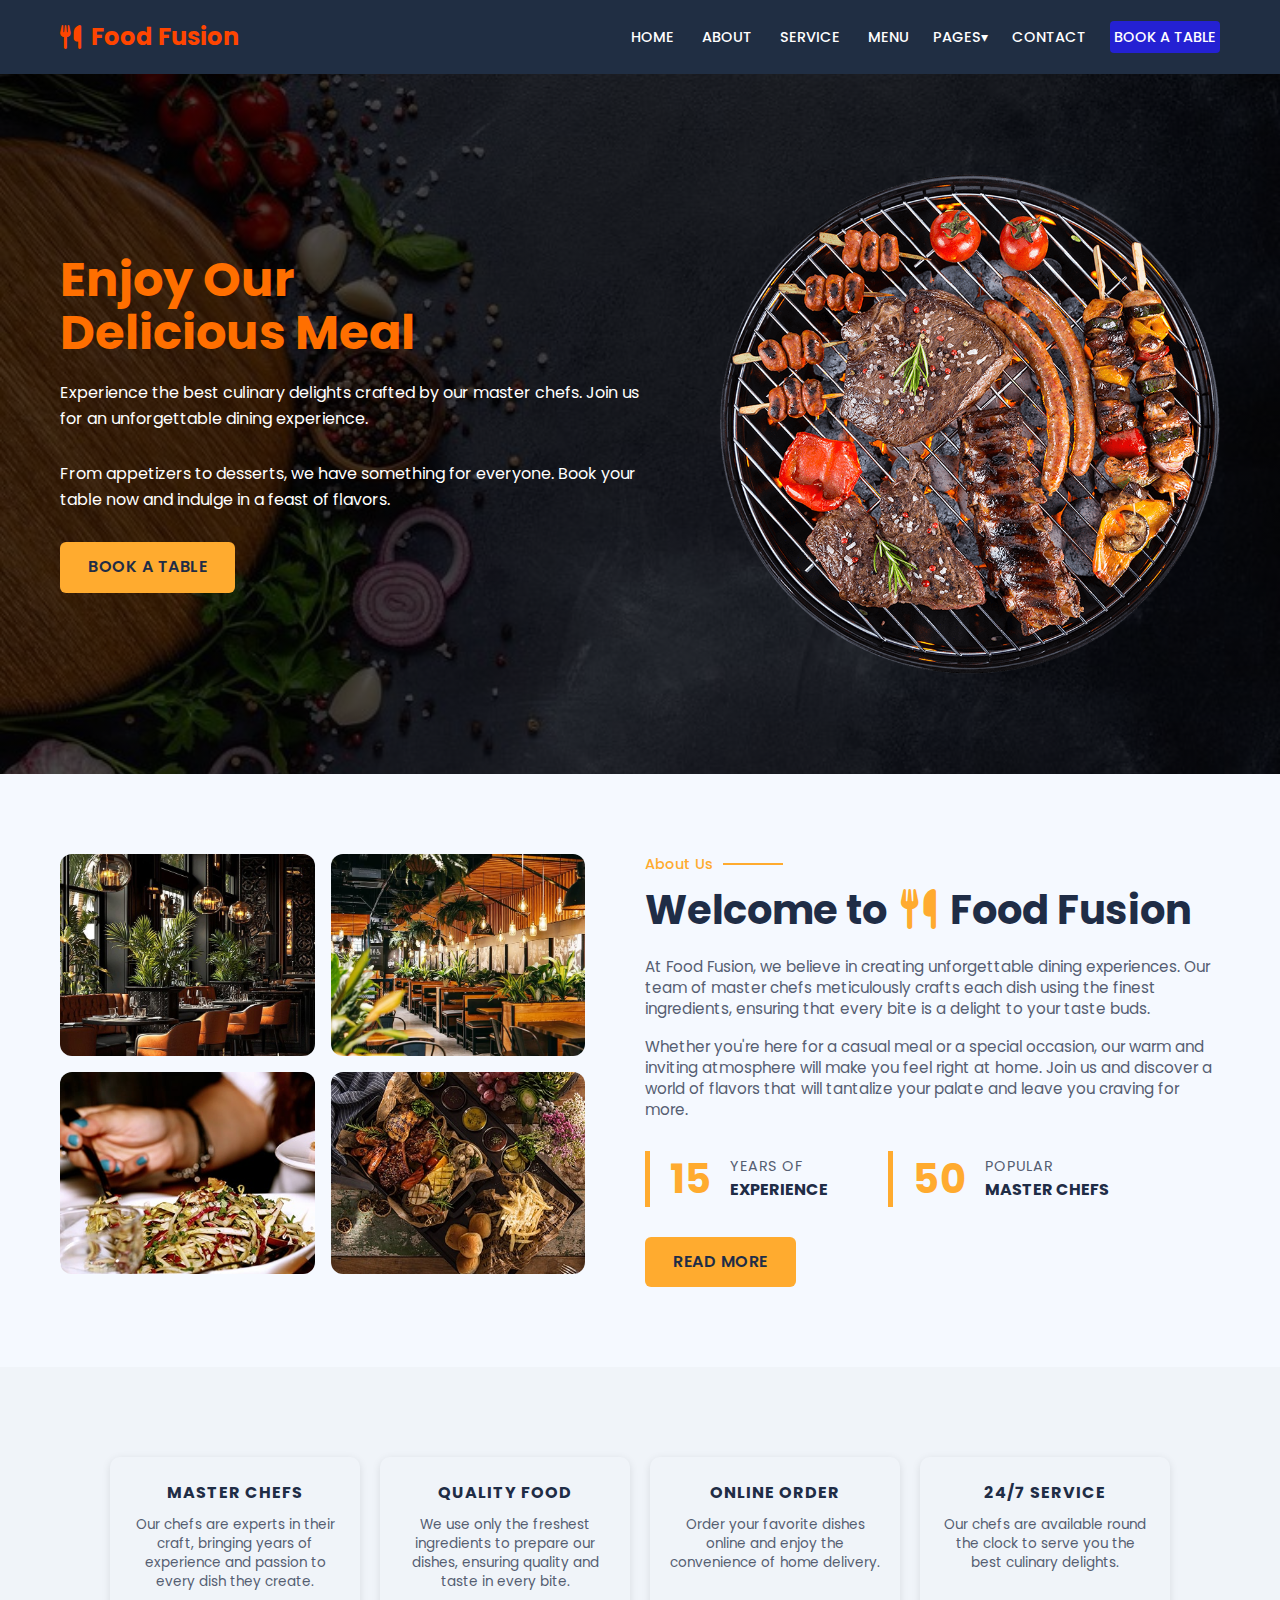
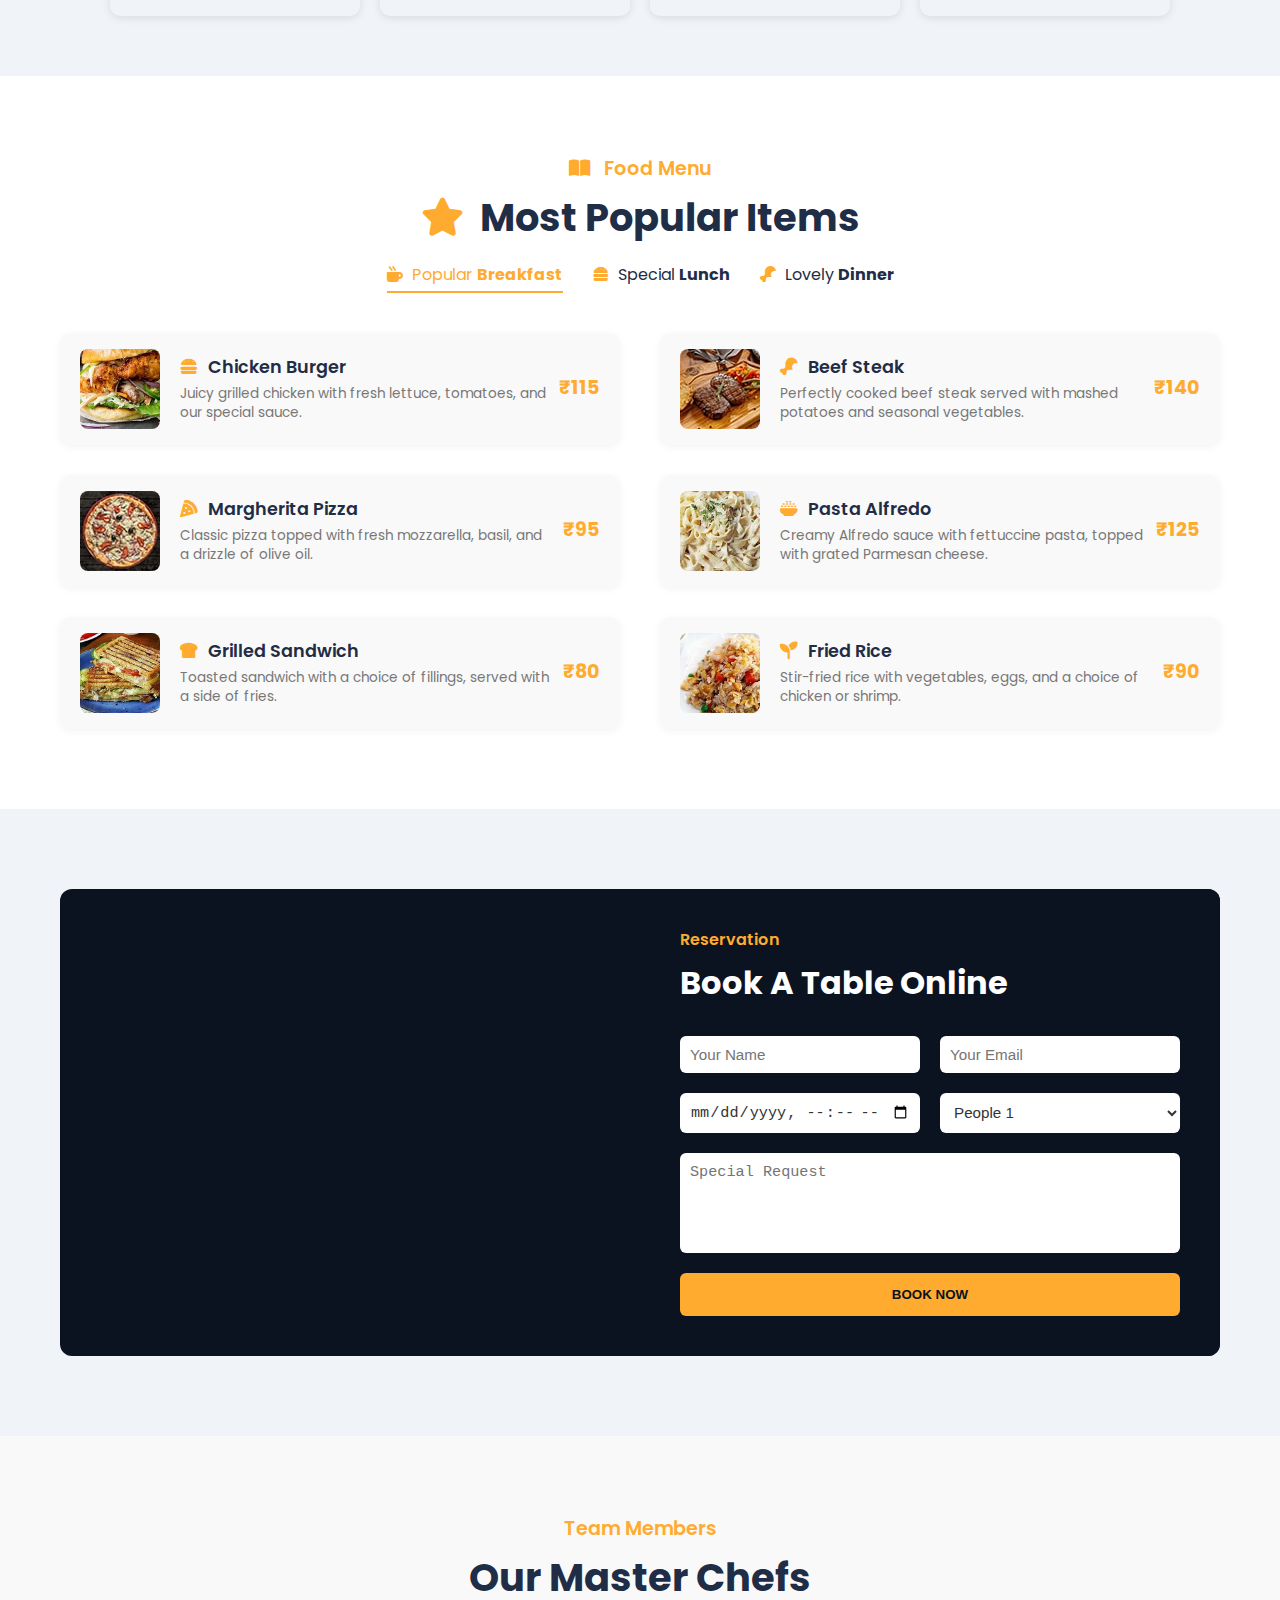
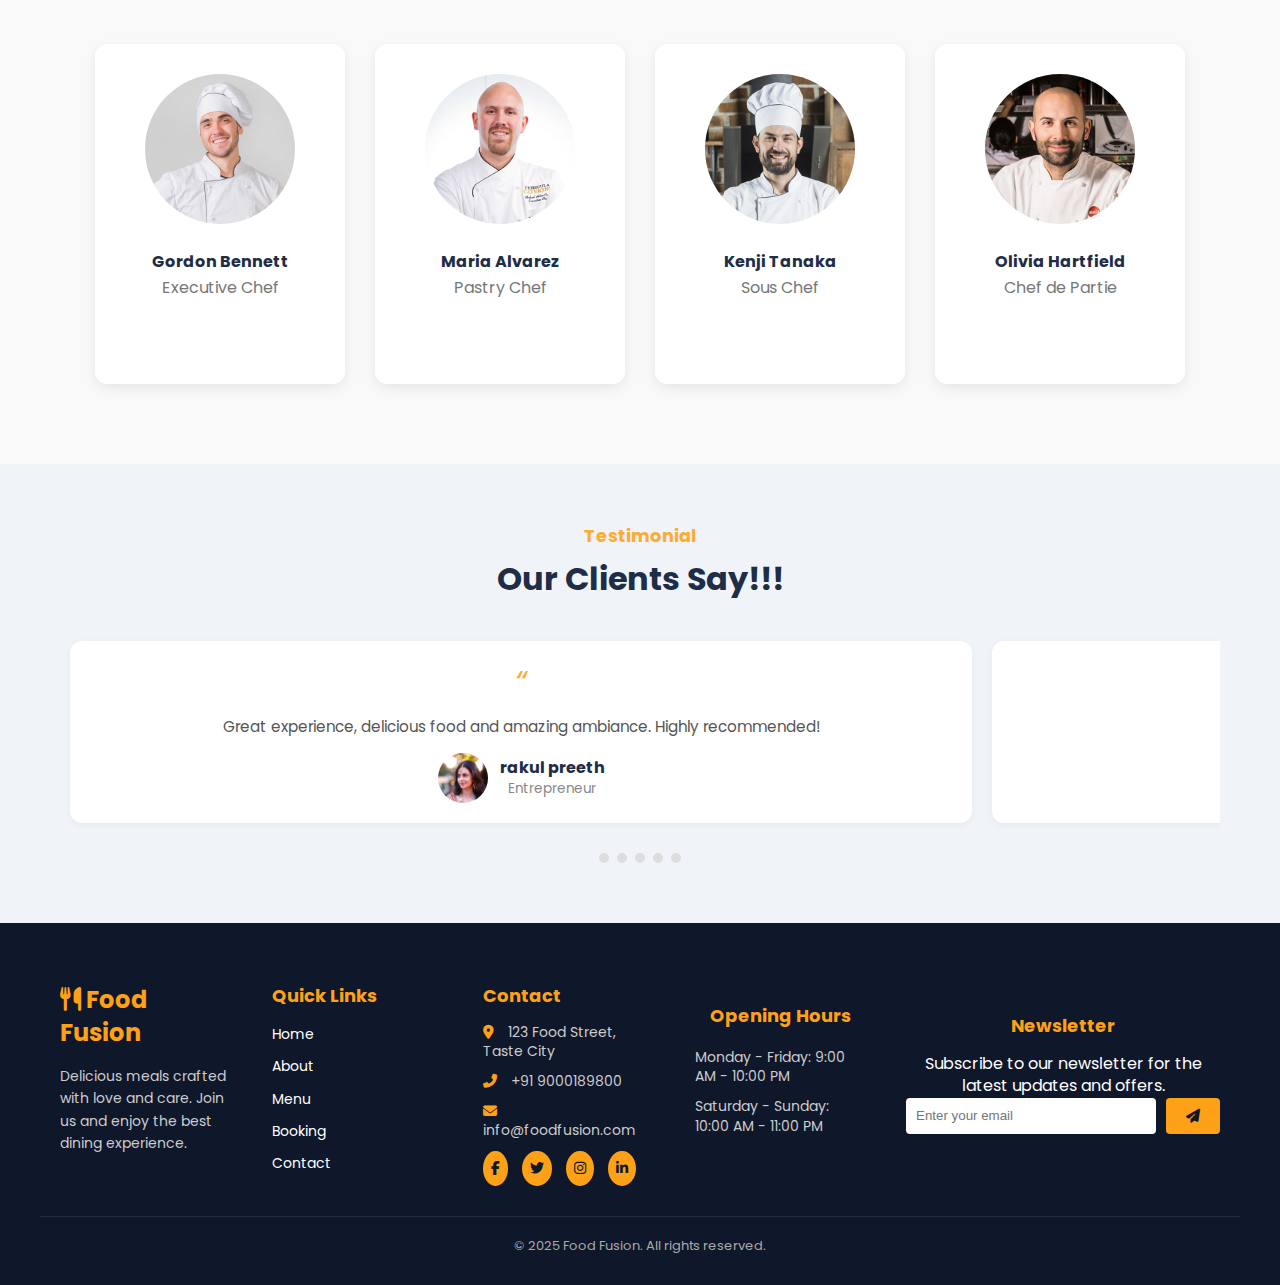
<file: index.html>
<!DOCTYPE html>
<html lang="en">

<head>
  <meta charset="UTF-8" />
  <meta name="viewport" content="width=device-width, initial-scale=1.0">
  <link rel="stylesheet" href="https://cdnjs.cloudflare.com/ajax/libs/font-awesome/6.4.0/css/all.min.css">
  <link rel="stylesheet" href="style.css">



  <title>Food Fusion</title>

  <link href="https://fonts.googleapis.com/css2?family=Poppins:wght@400;600;700&display=swap" rel="stylesheet" />
</head>

<body>
  <header>
    <nav class="navbar">
      <div class="logo">
        <i class="fa-solid fa-utensils"></i> Food Fusion
      </div>
      <div>
        <input type="checkbox" id="menu-toggle" class="menu-toggle">
        <label for="menu-toggle" class="hamburger"><i class="fas fa-bars"></i></label>

        <div class="links">
          <a href="./index.html">HOME</a>
          <a href="./about.html">ABOUT</a>
          <a href="./service.html">SERVICE</a>
          <a href="./menu.html">MENU</a>

          <div class="dropdown">
            <label for="pages-toggle" class="dropbtn">PAGES▾</label>
            <div class="dropdown-content">
              <a href="./booking.html">Booking</a>
              <a href="./ourteam.html">Our Team</a>
              <a href="./testimonial.html">Testimonial</a>
            </div>
          </div>

          <a href="./contact.html">CONTACT</a>
          <a href="#bookatable" class="btn-cta">BOOK A TABLE</a>
        </div>
      </div>
    </nav>

    <section class="hero">
      <div class="hero-inner">
        <div class="text-block">
          <h1>Enjoy Our<br />Delicious Meal</h1>
          <p>Experience the best culinary delights crafted by our master chefs. Join us for an unforgettable dining
            experience.</p>
          <p>From appetizers to desserts, we have something for everyone. Book your table now and indulge in a feast
            of flavors.</p>
          <a href="#bookatable" class="hero-btn">BOOK A TABLE</a>
        </div>
        <div class="image-block">
          <img src="./hero.png" alt="Delicious food" />
        </div>
      </div>
    </section>

    <!-- About Us -->
    <section class="about">
      <div class="about-inner">
        <div class="images-grid">
          <div class="img-wrap img1">
            <img src="./about.jpeg" alt="Large Top Left" loading="lazy" />
          </div>
          <div class="img-wrap img2">
            <img src="./about1.jpeg" alt="Medium Top Right" loading="lazy" />
          </div>
          <div class="img-wrap img3">
            <img src="./about-3.jpg" alt="Medium Bottom Left" loading="lazy" />
          </div>
          <div class="img-wrap img4">
            <img src="./about-4.jpg" alt="Large Bottom Right" loading="lazy" />
          </div>
        </div>
        <div class="about-text">
          <div class="subtitle">About Us <span class="line"></span></div>
          <h2>Welcome to <span class="highlight"><i class="fa-solid fa-utensils"></i> Food Fusion</span></h2>
          <p>At Food Fusion, we believe in creating unforgettable dining experiences. Our team of master chefs
            meticulously crafts each dish using the finest ingredients, ensuring that every bite is a delight to your
            taste buds.</p>
          <p>Whether you're here for a casual meal or a special occasion, our warm and inviting atmosphere will make
            you feel right at home. Join us and discover a world of flavors that will tantalize your palate and leave you
            craving for more.</p>
          <div class="stats">
            <div class="stat">
              <div class="stat-card">
                <div class="number" data-target="15">15</div>
                <div class="info">
                  <div class="label">Years of</div>
                  <div class="title">EXPERIENCE</div>
                </div>
              </div>
            </div>
            <div class="stat">
              <div class="stat-card">
                <div class="number" data-target="50">50</div>
                <div class="info">
                  <div class="label">Popular</div>
                  <div class="title">MASTER CHEFS</div>
                </div>
              </div>
            </div>
          </div>
          <a href="./about.html" class="read-more">READ MORE</a>
        </div>
      </div>
    </section>

    <!-- Features -->
    <section class="features">
      <div class="feature-cards">
        <div class="card">
          <h5>Master Chefs</h5>
          <p>Our chefs are experts in their craft, bringing years of experience and passion to every dish they create.</p>
        </div>
        <div class="card">
          <h5>Quality Food</h5>
          <p>We use only the freshest ingredients to prepare our dishes, ensuring quality and taste in every bite.</p>
        </div>
        <div class="card">
          <h5>Online Order</h5>
          <p>Order your favorite dishes online and enjoy the convenience of home delivery.</p>
        </div>
        <div class="card">
          <h5>24/7 Service</h5>
          <p>Our chefs are available round the clock to serve you the best culinary delights.</p>
      </div>
    </section>
    <!-----food menu----->
    <section class="menu-section">
      <div class="menu-container">
        <div class="menu-heading">
          <h5><i class="fas fa-book-open"></i> Food Menu</h5>
          <h2><i class="fas fa-star"></i> Most Popular Items</h2>
          <div class="menu-tabs">
            <a class="tab-btn active" href="#menu"><i class="fas fa-mug-hot"></i> Popular <strong>Breakfast</strong></a>
            <a class="tab-btn" href="#menu"><i class="fas fa-hamburger"></i> Special <strong>Lunch</strong></a>
            <a class="tab-btn" href="#menu"><i class="fas fa-drumstick-bite"></i> Lovely <strong>Dinner</strong></a>
          </div>

          <div class="menu-grid" id="menu">
            <!-- MENU ITEM -->
            <div class="menu-item">
              <img src="./menu-1.jpg" alt="Chicken Burger">
              <div class="menu-content">
                <h4><i class="fas fa-hamburger"></i> Chicken Burger</h4>
                <p>Juicy grilled chicken with fresh lettuce, tomatoes, and our special sauce.</p>
              </div>
              <span class="price">₹115</span>
            </div>

            <div class="menu-item">
              <img src="./menu-2.jpg" alt="Beef Steak">
              <div class="menu-content">
                <h4><i class="fas fa-drumstick-bite"></i> Beef Steak</h4>
                <p>Perfectly cooked beef steak served with mashed potatoes and seasonal vegetables.</p>
              </div>
              <span class="price">₹140</span>
            </div>

            <div class="menu-item">
              <img src="./menu-3.jpg" alt="Margherita Pizza">
              <div class="menu-content">
                <h4><i class="fas fa-pizza-slice"></i> Margherita Pizza</h4>
                <p>Classic pizza topped with fresh mozzarella, basil, and a drizzle of olive oil.</p>
              </div>
              <span class="price">₹95</span>
            </div>

            <div class="menu-item">
              <img src="./menu-4.jpg" alt="Pasta Alfredo">
              <div class="menu-content">
                <h4><i class="fas fa-bowl-rice"></i> Pasta Alfredo</h4>
                <p>Creamy Alfredo sauce with fettuccine pasta, topped with grated Parmesan cheese.</p>
              </div>
              <span class="price">₹125</span>
            </div>

            <div class="menu-item">
              <img src="./menu-5.jpg" alt="Grilled Sandwich">
              <div class="menu-content">
                <h4><i class="fas fa-bread-slice"></i> Grilled Sandwich</h4>
                <p>Toasted sandwich with a choice of fillings, served with a side of fries.</p>
              </div>
              <span class="price">₹80</span>
            </div>
            <div class="menu-item">
              <img src="./menu-6.jpg" alt="Fried Rice">
              <div class="menu-content">
                <h4><i class="fas fa-seedling"></i> Fried Rice</h4>
                <p>Stir-fried rice with vegetables, eggs, and a choice of chicken or shrimp.</p>
              </div>
              <span class="price">₹90</span>
            </div>
          </div>
        </div>
    </section>

    <!-- Reservation Section -->

    <section class="reservation-section" id="bookatable">
      <div class="reservation-container">
        <div class="reservation-image">
          <iframe src="https://www.youtube.com/embed/xPPLbEFbCAo" frameborder="0" allowfullscreen
            style="position: absolute; top:0; left:0; width:100%; height:100%; ">
          </iframe>

        </div>
        <div class="reservation-form-box">
          <h5 class="reservation-subtitle">Reservation</h5>
          <h2 class="reservation-title">Book A Table Online</h2>
          <form class="reservation-form">
            <input type="text" placeholder="Your Name" required />
            <input type="email" placeholder="Your Email" required />
            <input type="datetime-local" placeholder="Date & Time" required />
            <select>
              <option>People 1</option>
              <option>People 2</option>
              <option>People 3</option>
              <option>People 4</option>
            </select>
            <textarea placeholder="Special Request"></textarea>
            <button type="submit">BOOK NOW</button>
          </form>
        </div>
      </div>
    </section>

    <section class="chefs-section">
      <h5>Team Members</h5>
      <h2>Our Master Chefs</h2>
      <div class="chef-grid">
        <!-- Chef 1 -->
        <div class="chef-card">
          <img src="./team-1.jpg" alt="Chef">
          <h4>Gordon Bennett</h4>
          <p>Executive Chef</p>
          <div class="social-icons">
            <a href="https://www.facebook.com" target="_blank"><i class="fab fa-facebook-f"></i></a>
            <a href="https://www.twitter.com" target="_blank"><i class="fab fa-twitter"></i></a>
            <a href="https://www.instagram.com" target="_blank"><i class="fab fa-instagram"></i></a>
          </div>
        </div>
        <!-- Chef 2 -->
        <div class="chef-card">
          <img src="./team-2.jpg" alt="Chef">
          <h4>Maria Alvarez</h4>
          <p>Pastry Chef</p>
          <div class="social-icons">
            <a href="https://www.facebook.com" target="_blank"><i class="fab fa-facebook-f"></i></a>
            <a href="https://www.twitter.com" target="_blank"><i class="fab fa-twitter"></i></a>
            <a href="https://www.instagram.com" target="_blank"><i class="fab fa-instagram"></i></a>
          </div>
        </div>
        <!-- Chef 3 -->
        <div class="chef-card">
          <img src="./team-3.jpg" alt="Chef">
          <h4>Kenji Tanaka</h4>
          <p>Sous Chef</p>
          <div class="social-icons">
            <a href="https://www.facebook.com" target="_blank"><i class="fab fa-facebook-f"></i></a>
            <a href="https://www.twitter.com" target="_blank"><i class="fab fa-twitter"></i></a>
            <a href="https://www.instagram.com" target="_blank"><i class="fab fa-instagram"></i></a>
          </div>
        </div>
        <!-- Chef 4 -->
        <div class="chef-card">
          <img src="./team-4.jpg" alt="Chef">
          <h4>Olivia Hartfield</h4>
          <p>Chef de Partie</p>
          <div class="social-icons">
            <a href="https://www.facebook.com" target="_blank"><i class="fab fa-facebook-f"></i></a>
            <a href="https://www.twitter.com" target="_blank"><i class="fab fa-twitter"></i></a>
            <a href="https://www.instagram.com" target="_blank"><i class="fab fa-instagram"></i></a>
          </div>
        </div>
      </div>
    </section>

    <!----TESTIMONAL------>

    <section class="testimonial-section">
      <div class="testimonial-heading">
        <h4>Testimonial</h4>
        <h2>Our Clients Say!!!</h2>
      </div>

      <div class="testimonial-wrapper">
        <div class="testimonial-slider">
          <div class="testimonial-card">
            <p><i class="quote">“</i> Great experience, delicious food and amazing ambiance. Highly recommended!</p>
            <div class="client">
              <img src="icon1.jpg" alt="Client 1">
              <div>
                <h3>rakul preeth</h3>
                <p>Entrepreneur</p>
              </div>
            </div>
          </div>
          <div class="testimonial-card">
            <p><i class="quote">“</i> Absolutely loved the desserts. Service was top-notch too!</p>
            <div class="client">
              <img src="icon2.webp" alt="Client 2">
              <div>
                <h3>Allu Arjun</h3>
                <p>Designer</p>
              </div>
            </div>
          </div>
          <div class="testimonial-card">
            <p><i class="quote">“</i> The pasta was fresh and delicious. Will definitely come again.</p>
            <div class="client">
              <img src="icon3.jpg" alt="Client 3">
              <div>
                <h3>Ram Charan</h3>
                <p>Photographer</p>
              </div>
            </div>
          </div>
          <div class="testimonial-card">
            <p><i class="quote">“</i> A perfect place for a family dinner. Cozy and classy.</p>
            <div class="client">
              <img src="icon4.jpg" alt="Client 4">
              <div>
                <h3>pooja</h3>
                <p>Teacher</p>
              </div>
            </div>
          </div>
          <div class="testimonial-card">
            <p><i class="quote">“</i> Mouthwatering dishes and quick service. Kudos to the chefs!</p>
            <div class="client">
              <img src="icon5.jpg" alt="Client 5">
              <div>
                <h3>Roshan</h3>
                <p>Developer</p>
              </div>
            </div>
          </div>
          <!-- Cloned for loop effect -->
          <div class="testimonial-card">
            <p><i class="quote">“</i> Great experience, delicious food and amazing ambiance. Highly recommended!</p>
            <div class="client">
              <img src="icon1.jpg" alt="Client 1">
              <div>
                <h3>rakul</h3>
                <p>Entrepreneur</p>
              </div>
            </div>
          </div>
          <div class="testimonial-card">
            <p><i class="quote">“</i> Absolutely loved the desserts. Service was top-notch too!</p>
            <div class="client">
              <img src="icon2.webp" alt="Client 2">
              <div>
                <h3>Allu Arjun</h3>
                <p>Designer</p>
              </div>
            </div>
          </div>
        </div>
      </div>

      <div class="testimonial-dots">
        <span></span><span></span><span></span><span></span><span></span>
      </div>
    </section>

    <!-----Footer ------>

    <footer class="footer">
      <div class="footer-container">
        <!-- About Section -->
        <div class="footer-about">
          <h2 class="footer-logo"><i class="fa-solid fa-utensils"></i> Food Fusion</h2>
          <p>Delicious meals crafted with love and care. Join us and enjoy the best dining experience.</p>
        </div>
        <!-- Text Link Buttons -->
        <div class="footer-links">
          <h3>Quick Links</h3>
          <ul class="footer-buttons">
            <li><a href="./index.html">Home</a></li>
            <li><a href="./about.html">About</a></li>
            <li><a href="./menu.html">Menu</a></li>
            <li><a href="./booking.html">Booking</a></li>
            <li><a href="./contact.html">Contact</a></li>
          </ul>
        </div>
        <!-- Contact Info -->
        <div class="footer-contact">
          <h3>Contact</h3>
          <p><i class="fa fa-map-marker-alt"></i> 123 Food Street, Taste City</p>
          <p><i class="fa fa-phone-alt"></i> +91 9000189800</p>
          <p><i class="fa fa-envelope"></i> info@foodfusion.com</p>
          <div class="footer-socials">
            <a href="https://www.facebook.com" target="_blank"><i class="fab fa-facebook-f"></i></a>
            <a href="https://www.twitter.com" target="_blank"><i class="fab fa-twitter"></i></a>
            <a href="https://www.instagram.com" target="_blank"><i class="fab fa-instagram"></i></a>
            <a href="https://www.linkedin.com" target="_blank"><i class="fab fa-linkedin-in"></i></a>
          </div>
        </div>
        <!-- Opening Hours -->
        <div class="footer-hours">
          <h3>Opening Hours</h3>
          <p>Monday - Friday: 9:00 AM - 10:00 PM</p>
          <p>Saturday - Sunday: 10:00 AM - 11:00 PM</p>
        </div>
        <!-- Newsletter Subscription -->
        <div class="footer-newsletter">
          <h3>Newsletter</h3>
          <p>Subscribe to our newsletter for the latest updates and offers.</p>
          <form action="#" method="post">
            <input type="email" placeholder="Enter your email" required>
            <button type="submit"><i class="fa fa-paper-plane"></i></button>
          </form>
        </div>
      </div>

      <div class="footer-bottom">
        <p>&copy; 2025 <span>Food Fusion</span>. All rights reserved.</p>
      </div>
    </footer>
    </section>
  </header>
</body>
</file>
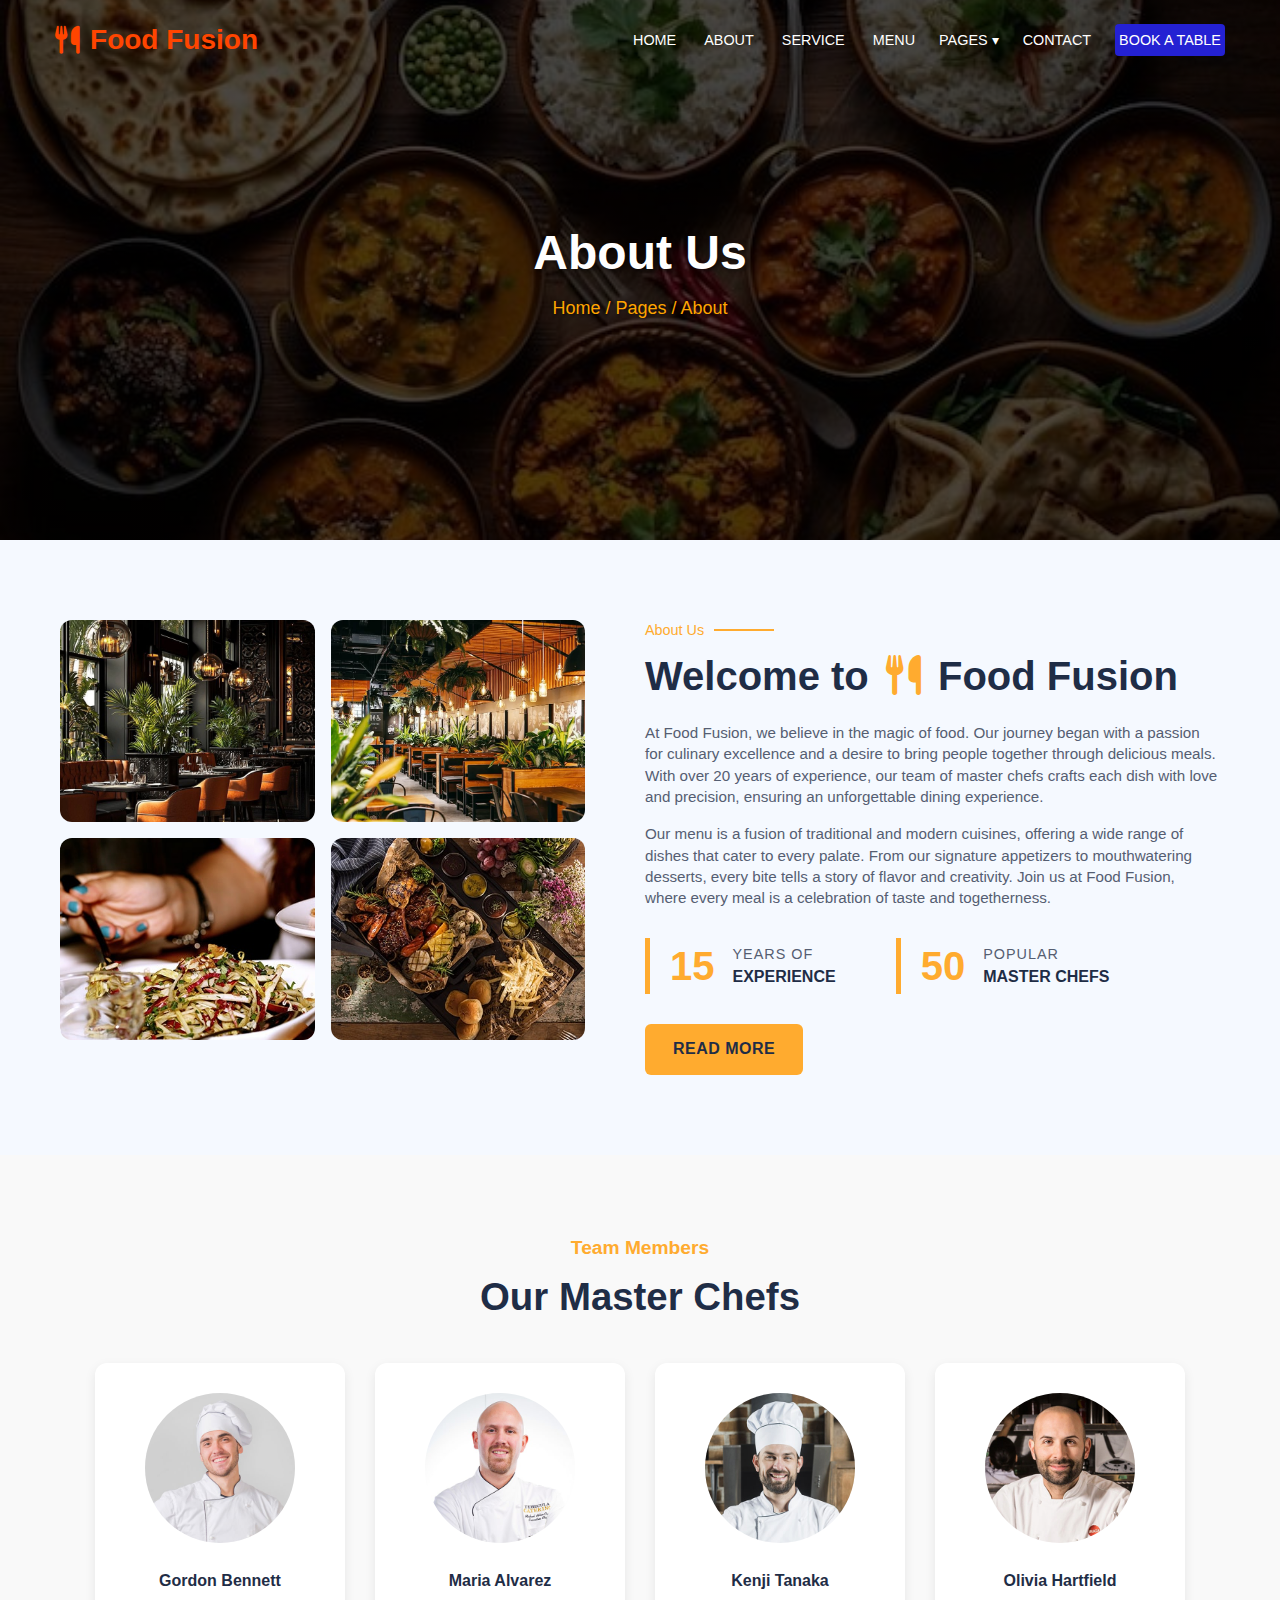
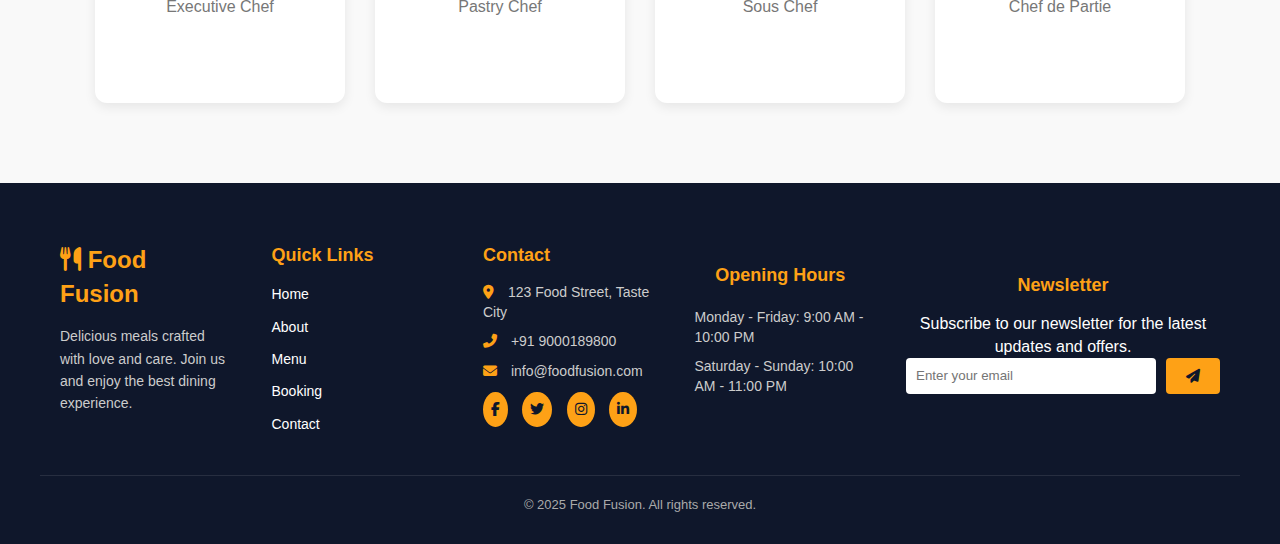
<file: about.html>
<!DOCTYPE html>
<html lang="en">

<head>
  <meta charset="UTF-8">
  <meta name="viewport" content="width=device-width, initial-scale=1.0">
  <title>Document</title>
  <link rel="stylesheet" href="https://cdnjs.cloudflare.com/ajax/libs/font-awesome/6.4.0/css/all.min.css">
  <link rel="stylesheet" href="./style.css">
  <style>
    * {
      box-sizing: border-box;
      margin: 0;
      padding: 0;
      font-family: 'Segoe UI', Tahoma, Geneva, Verdana, sans-serif;

    }

    .navbar {
      background: linear-gradient(rgba(0, 0, 0, 0.70), rgba(0, 0, 0, 0.70)), url('food.jpg') no-repeat center center/cover;
      height: 60vh;
      position: relative;
      display: flex;
      align-items: flex-start;
      justify-content: center;
    }

    .nav-content {
      position: absolute;
      top: 0;
      width: 100%;
      padding: 20px 4.3%;
      display: flex;
      justify-content: space-between;
      align-items: center;
    }

    .logo {
      color: white;
      font-size: 24px;
      font-weight: bold;
      display: flex;
      align-items: center;
      gap: 10px;
    }

    .logo {
      color: orangered;
      font-size: 28px;
    }

    .dropdown {
      position: relative;
    }

    .dropdown-content {
      display: none;
      position: absolute;
      background-color: white;
      min-width: 150px;
      box-shadow: 0 8px 16px rgba(0, 0, 0, 0.2);
      z-index: 1;
    }

    .dropdown-content a {
      color: #333;
      padding: 10px 16px;
      text-decoration: none;
      display: block;
    }

    .dropdown:hover .dropdown-content {
      display: block;
    }

    .navbar-overlay {
      position: absolute;
      top: 50%;
      transform: translateY(-50%);
      text-align: center;
      width: 100%;
    }

    .navbar-overlay h1 {
      color: white;
      font-size: 48px;
      font-weight: bold;
      text-shadow: 2px 2px 5px rgba(0, 0, 0, 0.5);
    }

    .navbar-overlay p {
      color: orange;
      font-size: 18px;
      margin-top: 10px;
      text-shadow: 1px 1px 3px rgba(0, 0, 0, 0.5);
    }

    .navbar-overlay>p:hover {
      color: orangered;
    }
  </style>
</head>

<body>
  <nav class="navbar">
    <div class="nav-content">
      <div class="logo">
        <i class="fa-solid fa-utensils"></i>
        <span class="brand"> Food Fusion</span>
      </div>
      <div>
        <input type="checkbox" id="menu-toggle" class="menu-toggle">
        <label for="menu-toggle" class="hamburger">
          <i class="fas fa-bars"></i>
        </label>
        <div class="links">
          <a href="./index.html">HOME</a>
          <a href="./about.html">ABOUT</a>
          <a href="./service.html">SERVICE</a>
          <a href="./menu.html">MENU</a>
          <div class="dropdown">
            <button class="dropbtn">PAGES <span class="caret">▾</span></button>
            <div class="dropdown-content">
              <a href="./booking.html">Booking</a>
              <a href="./ourteam.html">Our Team</a>
              <a href="./testimonial.html">Testimonial</a>
            </div>
          </div>
          <a href="./contact.html">CONTACT</a>
          <a href="./booking.html" class="btn-cta">BOOK A TABLE</a>
        </div>
      </div>
    </div>
    <div class="navbar-overlay">
      <h1>About Us</h1>
      <p>Home / Pages / About</p>
    </div>
  </nav>
  <section class="about" id="about">
    <div class="about-inner">
      <div class="images-grid">
        <div class="img-wrap img1">
          <img src="./about.jpeg" alt="Large Top Left" loading="lazy" />
        </div>
        <div class="img-wrap img2">
          <img src="./about1.jpeg" alt="Medium Top Right" loading="lazy" />
        </div>
        <div class="img-wrap img3">
          <img src="./about-3.jpg" alt="Medium Bottom Left" loading="lazy" />
        </div>
        <div class="img-wrap img4">
          <img src="./about-4.jpg" alt="Large Bottom Right" loading="lazy" />
        </div>
      </div>
      <div class="about-text">
        <div class="subtitle">About Us <span class="line"></span></div>
        <h2>Welcome to <span class="highlight"><i class="fa-solid fa-utensils"></i> Food Fusion</span></h2>
        <p>
          At Food Fusion, we believe in the magic of food. Our journey began with a passion for culinary excellence and a desire to bring people together through delicious meals. With over 20 years of experience, our team of master chefs crafts each dish with love and precision, ensuring an unforgettable dining experience.
        </p>
        <p>
          Our menu is a fusion of traditional and modern cuisines, offering a wide range of dishes that cater to every palate. From our signature appetizers to mouthwatering desserts, every bite tells a story of flavor and creativity. Join us at Food Fusion, where every meal is a celebration of taste and togetherness. 
        </p>
        <div class="stats">
          <div class="stat">
            <div class="stat-card">
              <div class="number" data-target="15">15</div>
              <div class="info">
                <div class="label">Years of</div>
                <div class="title">EXPERIENCE</div>
              </div>
            </div>
          </div>
          <div class="stat">
            <div class="stat-card">
              <div class="number" data-target="50">50</div>
              <div class="info">
                <div class="label">Popular</div>
                <div class="title">MASTER CHEFS</div>
              </div>
            </div>
          </div>
        </div>
        <a href="#" class="read-more">READ MORE</a>
      </div>
    </div>
  </section>
  <section class="chefs-section">
    <h5>Team Members</h5>
    <h2>Our Master Chefs</h2>

    <div class="chef-grid">
      <!-- Chef 1 -->
      <div class="chef-card">
        <img src="./team-1.jpg" alt="Chef">
        <h4>Gordon Bennett</h4>
        <p>Executive Chef</p>
        <div class="social-icons">
          <a href="https://www.facebook.com" target="_blank"><i class="fab fa-facebook-f"></i></a>
          <a href="https://www.twitter.com" target="_blank"><i class="fab fa-twitter"></i></a>
          <a href="https://www.instagram.com" target="_blank"><i class="fab fa-instagram"></i></a>
        </div>
      </div>

      <!-- Chef 2 -->
      <div class="chef-card">
        <img src="team-2.jpg" alt="Chef">
        <h4>Maria Alvarez</h4>
        <p>Pastry Chef</p>
        <div class="social-icons">
          <a href="https://www.facebook.com" target="_blank"><i class="fab fa-facebook-f"></i></a>
          <a href="https://www.twitter.com" target="_blank"><i class="fab fa-twitter"></i></a>
          <a href="https://www.instagram.com" target="_blank"><i class="fab fa-instagram"></i></a>
        </div>
      </div>

      <!-- Chef 3 -->
      <div class="chef-card">
        <img src="team-3.jpg" alt="Chef">
        <h4>Kenji Tanaka</h4>
        <p>Sous Chef</p>
        <div class="social-icons">
          <a href="https://www.facebook.com" target="_blank"><i class="fab fa-facebook-f"></i></a>
          <a href="https://www.twitter.com" target="_blank"><i class="fab fa-twitter"></i></a>
          <a href="https://www.instagram.com" target="_blank"><i class="fab fa-instagram"></i></a>
        </div>
      </div>

      <!-- Chef 4 -->
      <div class="chef-card">
        <img src="team-4.jpg" alt="Chef">
        <h4>Olivia Hartfield</h4>
        <p>Chef de Partie</p>
        <div class="social-icons">
          <a href="https://www.facebook.com" target="_blank"><i class="fab fa-facebook-f"></i></a>
          <a href="https://www.twitter.com" target="_blank"><i class="fab fa-twitter"></i></a>
          <a href="https://www.instagram.com" target="_blank"><i class="fab fa-instagram"></i></a>
        </div>
      </div>
    </div>
  </section>
  <footer class="footer">
    <div class="footer-container">
      <!-- About Section -->
      <div class="footer-about">
        <h2 class="footer-logo"><i class="fa-solid fa-utensils"></i> Food Fusion</h2>
        <p>Delicious meals crafted with love and care. Join us and enjoy the best dining experience.</p>
      </div>

      <!-- Text Link Buttons -->
      <div class="footer-links">
        <h3>Quick Links</h3>
        <ul class="footer-buttons">
          <li><a href="./index.html">Home</a></li>
          <li><a href="./about.html">About</a></li>
          <li><a href="./menu.html">Menu</a></li>
          <li><a href="./booking.html">Booking</a></li>
          <li><a href="./contact.html">Contact</a></li>
        </ul>
      </div>

      <!-- Contact Info -->
      <div class="footer-contact">
        <h3>Contact</h3>
        <p><i class="fa fa-map-marker-alt"></i> 123 Food Street, Taste City</p>
        <p><i class="fa fa-phone-alt"></i> +91 9000189800</p>
        <p><i class="fa fa-envelope"></i> info@foodfusion.com</p>
        <div class="footer-socials">
          <a href="https://www.facebook.com" target="_blank"><i class="fab fa-facebook-f"></i></a>
          <a href="https://www.twitter.com" target="_blank"><i class="fab fa-twitter"></i></a>
          <a href="https://www.instagram.com" target="_blank"><i class="fab fa-instagram"></i></a>
          <a href="https://www.linkedin.com" target="_blank"><i class="fab fa-linkedin-in"></i></a>
        </div>
      </div>
      <!-- Opening Hours -->
      <div class="footer-hours">
        <h3>Opening Hours</h3>
        <p>Monday - Friday: 9:00 AM - 10:00 PM</p>
        <p>Saturday - Sunday: 10:00 AM - 11:00 PM</p>
      </div>
      <!-- Newsletter Subscription -->
      <div class="footer-newsletter">
        <h3>Newsletter</h3>
        <p>Subscribe to our newsletter for the latest updates and offers.</p>
        <form action="#" method="post">
          <input type="email" placeholder="Enter your email" required>
          <button type="submit"><i class="fa fa-paper-plane"></i></button>
        </form>
      </div>
    </div>

    <div class="footer-bottom">
      <p>&copy; 2025 <span>Food Fusion</span>. All rights reserved.</p>
    </div>
  </footer>

</body>

</html>
</file>
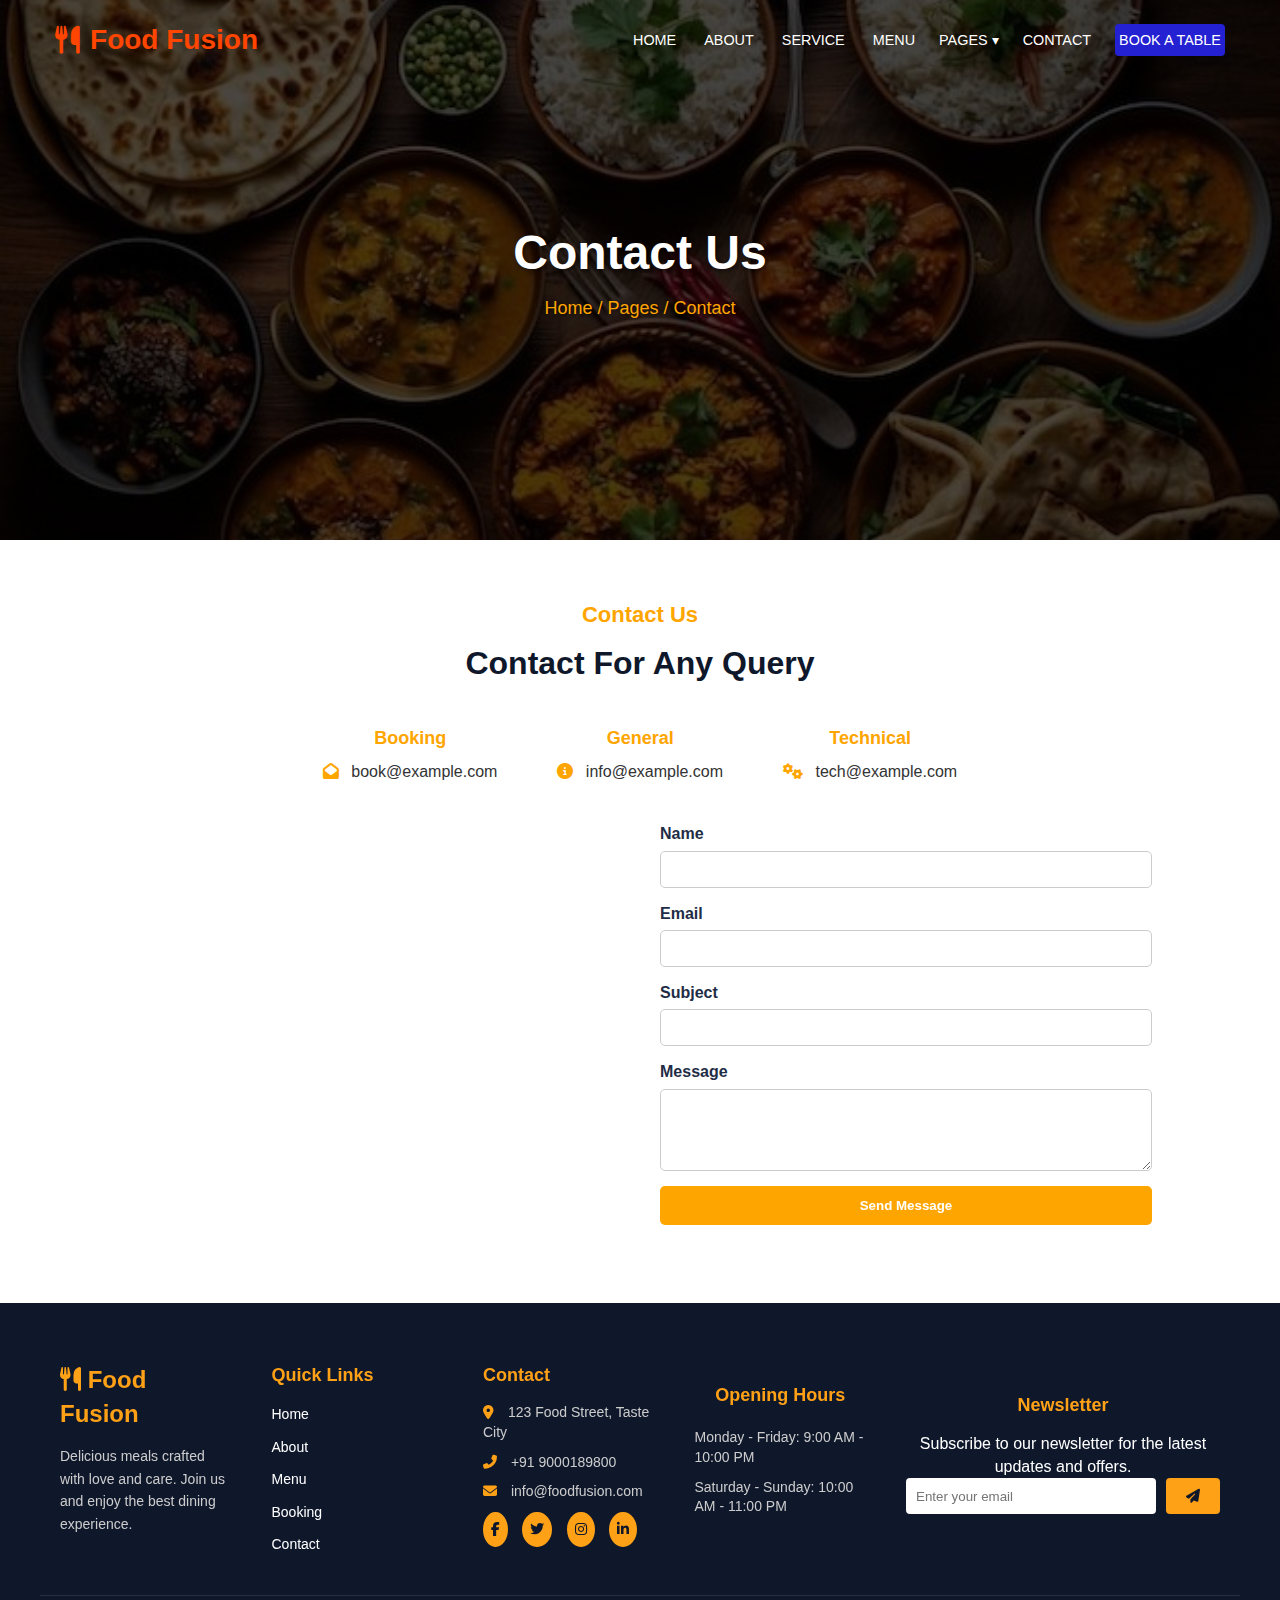
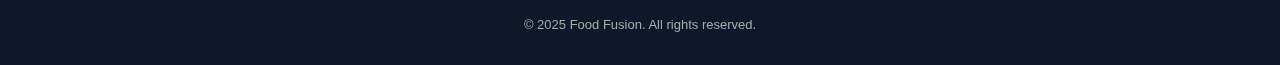
<file: contact.html>
<!DOCTYPE html>
<html lang="en">

<head>
  <meta charset="UTF-8" />
  <meta name="viewport" content="width=device-width, initial-scale=1.0" />
  <title>Contact - Food Fusion</title>
  <link rel="stylesheet" href="style.css">
  <link rel="stylesheet" href="https://cdnjs.cloudflare.com/ajax/libs/font-awesome/6.4.0/css/all.min.css">
  <style>
    * {
      margin: 0;
      padding: 0;
      box-sizing: border-box;
      font-family: 'Segoe UI', Tahoma, Geneva, Verdana, sans-serif;
    }

    .navbar {
      background: linear-gradient(rgba(0, 0, 0, 0.70), rgba(0, 0, 0, 0.70)), url('food.jpg') no-repeat center center/cover;
      height: 60vh;
      position: relative;
      display: flex;
      align-items: flex-start;
      justify-content: center;
    }

    .nav-content {
      position: absolute;
      top: 0;
      width: 100%;
      padding: 20px 4.3%;
      display: flex;
      justify-content: space-between;
      align-items: center;
    }

    .logo {
      color: white;
      font-size: 24px;
      font-weight: bold;
      display: flex;
      align-items: center;
      gap: 10px;
    }

    .logo {
      color: orangered;
      font-size: 28px;
    }

    .dropdown {
      position: relative;
    }

    .dropdown-content {
      display: none;
      position: absolute;
      background-color: white;
      min-width: 150px;
      box-shadow: 0 8px 16px rgba(0, 0, 0, 0.2);
      z-index: 1;
    }

    .dropdown-content a {
      color: #333;
      padding: 10px 16px;
      text-decoration: none;
      display: block;
    }

    .dropdown:hover .dropdown-content {
      display: block;
    }

    .navbar-overlay {
      position: absolute;
      top: 50%;
      transform: translateY(-50%);
      text-align: center;
      width: 100%;
    }

    .navbar-overlay h1 {
      color: white;
      font-size: 48px;
      font-weight: bold;
      text-shadow: 2px 2px 5px rgba(0, 0, 0, 0.5);
    }

    .navbar-overlay p {
      color: orange;
      font-size: 18px;
      margin-top: 10px;
      text-shadow: 1px 1px 3px rgba(0, 0, 0, 0.5);
    }

    .navbar-overlay>p:hover {
      color: orangered;
    }

    .contact-container {
      padding: 60px 10%;
      background-color: #fff;
      text-align: center;
    }

    .contact-container h2 {
      color: orange;
      font-weight: 600;
      font-size: 22px;
      margin-bottom: 10px;
    }

    .contact-container>p {
      font-size: 32px;
      font-weight: bold;
      color: #0f172b;
      margin-bottom: 40px;
    }

    .contact-info {
      display: flex;
      justify-content: center;
      gap: 60px;
      margin-bottom: 40px;
      flex-wrap: wrap;
    }

    .contact-info-item {
      text-align: center;
    }

    .contact-info-item h3 {
      color: orange;
      font-weight: bold;
      font-size: 18px;
      margin-bottom: 10px;
    }

    .contact-info-item p {
      color: #333;
      font-size: 16px;
    }

    .contact-info-item i {
      color: orange;
      margin-right: 8px;
    }

    .contact-body {
      display: flex;
      gap: 40px;
      justify-content: center;
      align-items: stretch;
      flex-wrap: wrap;
    }

    iframe {
      flex: 1 1 400px;
      border: 0;
      height: 420px;
      width: 100%;
      max-width: 600px;
    }

    .contact-form {
      flex: 1 1 400px;
      display: flex;
      flex-direction: column;
      gap: 15px;
    }

    .form-group {
      display: flex;
      flex-direction: column;
      text-align: left;
    }

    .form-group label {
      font-weight: 600;
      margin-bottom: 5px;
    }

    .form-group input,
    .form-group textarea {
      padding: 10px;
      border: 1px solid #ccc;
      border-radius: 5px;
    }

    .btn-submit {
      padding: 12px;
      background-color: orange;
      color: white;
      border: none;
      font-weight: bold;
      cursor: pointer;
      border-radius: 5px;
      transition: 0.3s;
    }

    .btn-submit:hover {
      background-color: darkorange;
    }

    @media (max-width: 768px) {
      .contact-body {
        flex-direction: column;
        align-items: center;
      }
    }
  </style>
</head>

<body>
  <nav class="navbar">
    <div class="nav-content">
      <div class="logo">
        <i class="fa-solid fa-utensils"></i>
        <span class="brand">Food Fusion</span>
      </div>
      <div>
        <input type="checkbox" id="menu-toggle" class="menu-toggle">
        <label for="menu-toggle" class="hamburger">
          <i class="fas fa-bars"></i>
        </label>
        <div class="links">
          <a href="./index.html">HOME</a>
          <a href="./about.html">ABOUT</a>
          <a href="./service.html">SERVICE</a>
          <a href="./menu.html">MENU</a>
          <div class="dropdown">
            <button class="dropbtn">PAGES ▾</button>
            <div class="dropdown-content">
              <a href="./booking.html">Booking</a>
              <a href="./ourteam.html">Our Team</a>
              <a href="./testimonial.html">Testimonial</a>
            </div>
          </div>
          <a href="./contact.html">CONTACT</a>
          <a href="./booking.html" class="btn-cta">BOOK A TABLE</a>
        </div>
      </div>
    </div>
    <div class="navbar-overlay">
      <h1>Contact Us</h1>
      <p>Home / Pages / Contact</p>
    </div>
  </nav>

  <div class="contact-container">
    <h2>Contact Us</h2>
    <p>Contact For Any Query</p>
    <div class="contact-info">
      <div class="contact-info-item">
        <h3>Booking</h3>
        <p><i class="fas fa-envelope-open"></i> book@example.com</p>
      </div>
      <div class="contact-info-item">
        <h3>General</h3>
        <p><i class="fas fa-info-circle"></i> info@example.com</p>
      </div>
      <div class="contact-info-item">
        <h3>Technical</h3>
        <p><i class="fas fa-cogs"></i> tech@example.com</p>
      </div>
    </div>

    <div class="contact-body">
      <iframe
        src="https://www.google.com/maps/embed?pb=!1m18!1m12!1m3!1d60880.921254374414!2d78.85142995288474!3d17.504764659462598!2m3!1f0!2f0!3f0!3m2!1i1024!2i768!4f13.1!3m3!1m2!1s0x3bcb6f0595229ee7%3A0xf34c192cdd1cfe05!2sBhuvanagiri%2C%20Telangana!5e0!3m2!1sen!2sin!4v1754421231758!5m2!1sen!2sin"
        allowfullscreen="" loading="lazy" referrerpolicy="no-referrer-when-downgrade"></iframe>
      <form action="#" method="post" class="contact-form">
        <div class="form-group">
          <label for="name">Name</label>
          <input type="text" id="name" name="name" required>
        </div>
        <div class="form-group">
          <label for="email">Email</label>
          <input type="email" id="email" name="email" required>
        </div>
        <div class="form-group">
          <label for="subject">Subject</label>
          <input type="text" id="subject" name="subject" required>
        </div>
        <div class="form-group">
          <label for="message">Message</label>
          <textarea id="message" name="message" rows="4" required></textarea>
        </div>
        <button type="submit" class="btn-submit">Send Message</button>
      </form>
    </div>
  </div>

  <footer class="footer">
    <div class="footer-container">
      <div class="footer-about">
        <h2 class="footer-logo"><i class="fa-solid fa-utensils"></i> Food Fusion</h2>
        <p>Delicious meals crafted with love and care. Join us and enjoy the best dining experience.</p>
      </div>
      <div class="footer-links">
        <h3>Quick Links</h3>
        <ul class="footer-buttons">
          <li><a href="./index.html">Home</a></li>
          <li><a href="./about.html">About</a></li>
          <li><a href="./menu.html">Menu</a></li>
          <li><a href="./booking.html">Booking</a></li>
          <li><a href="./contact.html">Contact</a></li>
        </ul>
      </div>
      <div class="footer-contact">
        <h3>Contact</h3>
        <p><i class="fa fa-map-marker-alt"></i> 123 Food Street, Taste City</p>
        <p><i class="fa fa-phone-alt"></i> +91 9000189800</p>
        <p><i class="fa fa-envelope"></i> info@foodfusion.com</p>
        <div class="footer-socials">
          <a href="https://www.facebook.com" target="_blank"><i class="fab fa-facebook-f"></i></a>
          <a href="https://www.twitter.com" target="_blank"><i class="fab fa-twitter"></i></a>
          <a href="https://www.instagram.com" target="_blank"><i class="fab fa-instagram"></i></a>
          <a href="https://www.linkedin.com" target="_blank"><i class="fab fa-linkedin-in"></i></a>
        </div>
      </div>
      <div class="footer-hours">
        <h3>Opening Hours</h3>
        <p>Monday - Friday: 9:00 AM - 10:00 PM</p>
        <p>Saturday - Sunday: 10:00 AM - 11:00 PM</p>
      </div>
      <div class="footer-newsletter">
        <h3>Newsletter</h3>
        <p>Subscribe to our newsletter for the latest updates and offers.</p>
        <form action="#" method="post">
          <input type="email" placeholder="Enter your email" required>
          <button type="submit"><i class="fa fa-paper-plane"></i></button>
        </form>
      </div>
    </div>
    <div class="footer-bottom">
      <p>&copy; 2025 <span>Food Fusion</span>. All rights reserved.</p>
    </div>
  </footer>
</body>

</html>
</file>
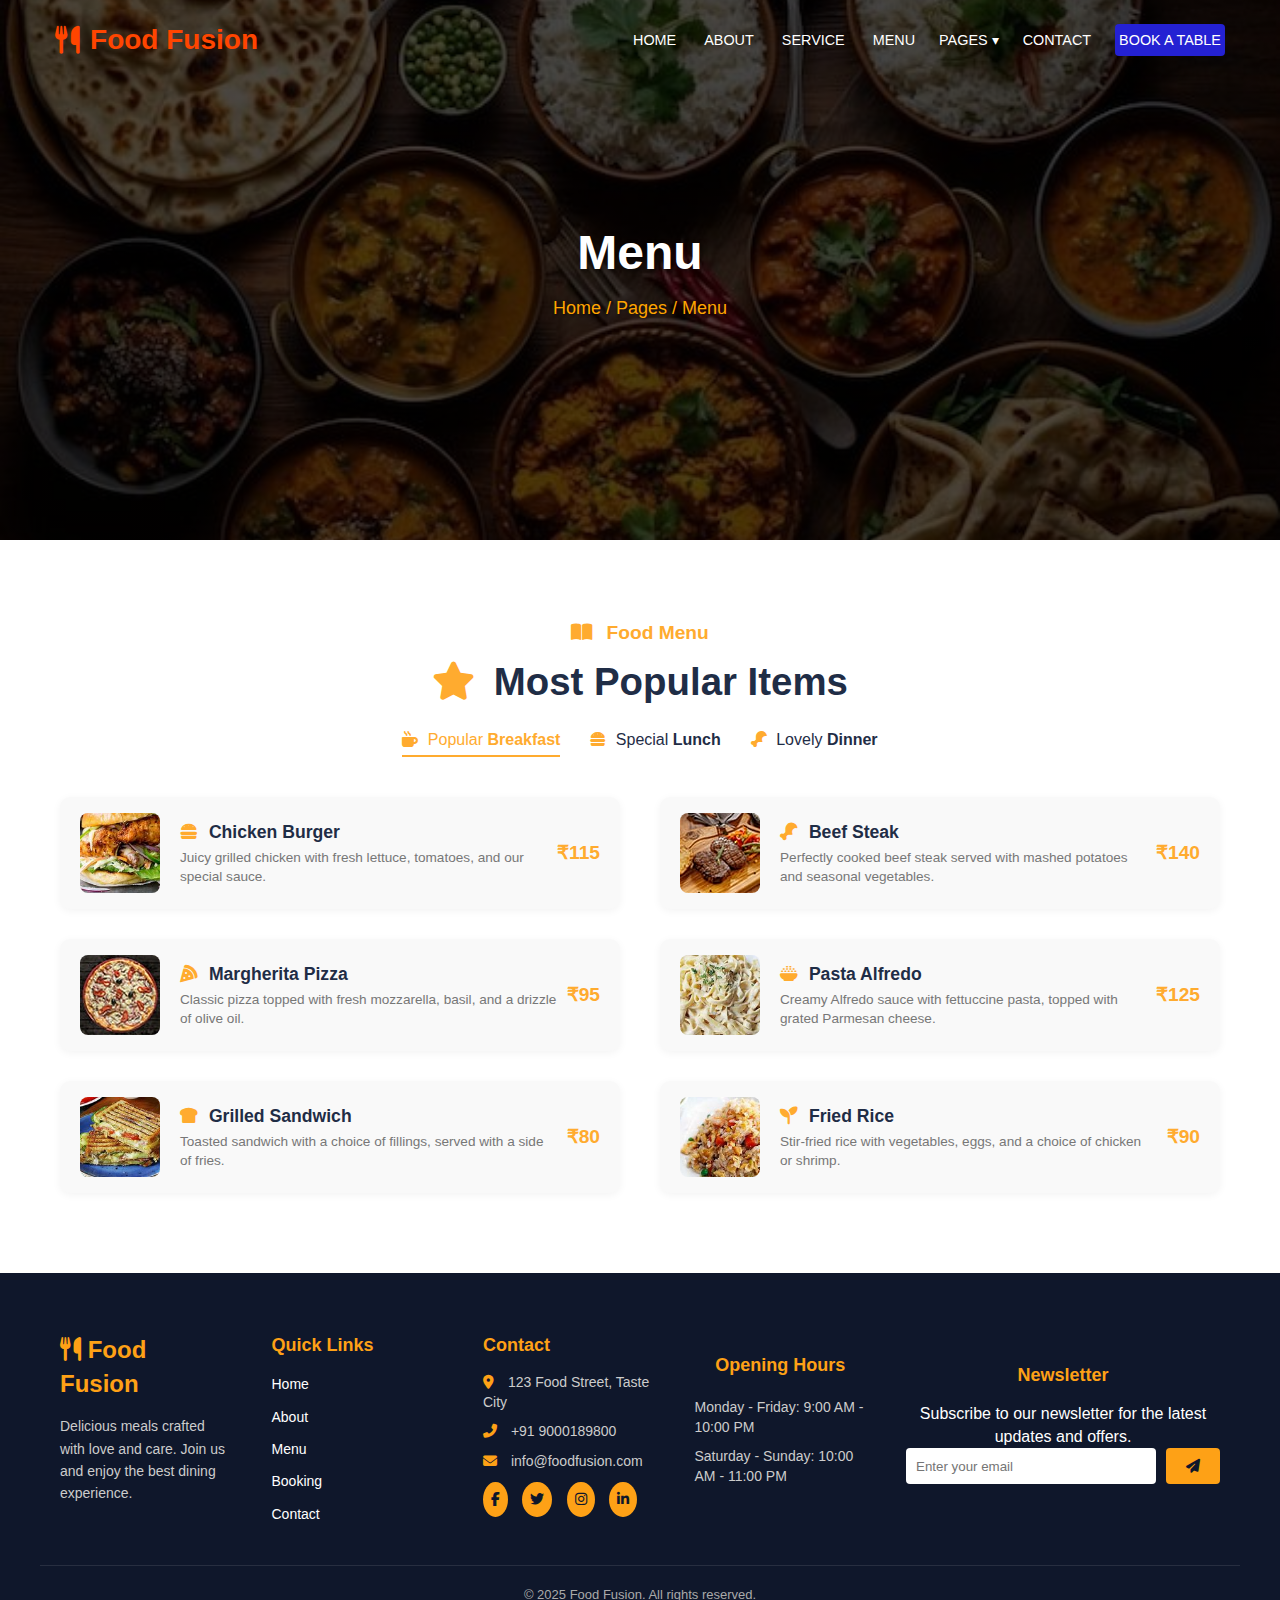
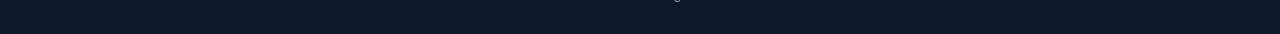
<file: menu.html>
<!DOCTYPE html>
<html lang="en">

<head>
  <meta charset="UTF-8">
  <meta name="viewport" content="width=device-width, initial-scale=1.0">
  <title>Document</title>
  <link rel="stylesheet" href="https://cdnjs.cloudflare.com/ajax/libs/font-awesome/6.4.0/css/all.min.css">
  <link rel="stylesheet" href="style.css">
  <style>
    * {
      box-sizing: border-box;
      margin: 0;
      padding: 0;
      font-family: 'Segoe UI', Tahoma, Geneva, Verdana, sans-serif;

    }

    .navbar {
      background: linear-gradient(rgba(0, 0, 0, 0.70), rgba(0, 0, 0, 0.70)), url('food.jpg') no-repeat center center/cover;
      height: 60vh;
      position: relative;
      display: flex;
      align-items: flex-start;
      justify-content: center;
    }

    .nav-content {
      position: absolute;
      top: 0;
      width: 100%;
      padding: 20px 4.3%;
      display: flex;
      justify-content: space-between;
      align-items: center;
    }

    .logo {
      color: white;
      font-size: 24px;
      font-weight: bold;
      display: flex;
      align-items: center;
      gap: 10px;
    }

    .logo {
      color: orangered;
      font-size: 28px;
    }

    .dropdown {
      position: relative;
    }

    .dropdown-content {
      display: none;
      position: absolute;
      background-color: white;
      min-width: 150px;
      box-shadow: 0 8px 16px rgba(0, 0, 0, 0.2);
      z-index: 1;
    }

    .dropdown-content a {
      color: #333;
      padding: 10px 16px;
      text-decoration: none;
      display: block;
    }

    .dropdown:hover .dropdown-content {
      display: block;
    }

    .navbar-overlay {
      position: absolute;
      top: 50%;
      transform: translateY(-50%);
      text-align: center;
      width: 100%;
    }

    .navbar-overlay h1 {
      color: white;
      font-size: 48px;
      font-weight: bold;
      text-shadow: 2px 2px 5px rgba(0, 0, 0, 0.5);
    }

    .navbar-overlay p {
      color: orange;
      font-size: 18px;
      margin-top: 10px;
      text-shadow: 1px 1px 3px rgba(0, 0, 0, 0.5);
    }

    .navbar-overlay>p:hover {
      color: orangered;
    }
  </style>
</head>

<body>
  <nav class="navbar">
    <div class="nav-content">
      <div class="logo">
        <i class="fa-solid fa-utensils"></i>
        <span class="brand"> Food Fusion</span>
      </div>
      <div>
        <input type="checkbox" id="menu-toggle" class="menu-toggle">
        <label for="menu-toggle" class="hamburger">
          <i class="fas fa-bars"></i>
        </label>
        <div class="links">
          <a href="./index.html">HOME</a>
          <a href="./about.html">ABOUT</a>
          <a href="./service.html">SERVICE</a>
          <a href="./menu.html">MENU</a>
          <div class="dropdown">
            <button class="dropbtn">PAGES <span class="caret">▾</span></button>
            <div class="dropdown-content">
              <a href="./booking.html">Booking</a>
              <a href="./ourteam.html">Our Team</a>
              <a href="./testimonial.html">Testimonial</a>
            </div>
          </div>
          <a href="./contact.html">CONTACT</a>
          <a href="./booking.html" class="btn-cta">BOOK A TABLE</a>
        </div>
      </div>
    </div>
    <div class="navbar-overlay">
      <h1>Menu</h1>
      <p>Home / Pages / Menu</p>
    </div>
  </nav>
  <section class="menu-section">
    <div class="menu-container">
      <div class="menu-heading">
        <h5><i class="fas fa-book-open"></i> Food Menu</h5>
        <h2><i class="fas fa-star"></i> Most Popular Items</h2>
        <div class="menu-tabs">
          <a class="tab-btn active" href="#menu"><i class="fas fa-mug-hot"></i> Popular <strong>Breakfast</strong></a>
          <a class="tab-btn" href="#menu"><i class="fas fa-hamburger"></i> Special <strong>Lunch</strong></a>
          <a class="tab-btn" href="#menu"><i class="fas fa-drumstick-bite"></i> Lovely <strong>Dinner</strong></a>
        </div>

        <div class="menu-grid" id="menu">
          <!-- MENU ITEM -->
          <div class="menu-item">
            <img src="./menu-1.jpg" alt="Chicken Burger">
            <div class="menu-content">
              <h4><i class="fas fa-hamburger"></i> Chicken Burger</h4>
              <p>Juicy grilled chicken with fresh lettuce, tomatoes, and our special sauce.</p>
            </div>
            <span class="price">₹115</span>
          </div>

          <div class="menu-item">
            <img src="./menu-2.jpg" alt="Beef Steak">
            <div class="menu-content">
              <h4><i class="fas fa-drumstick-bite"></i> Beef Steak</h4>
              <p>Perfectly cooked beef steak served with mashed potatoes and seasonal vegetables.</p>
            </div>
            <span class="price">₹140</span>
          </div>

          <div class="menu-item">
            <img src="./menu-3.jpg" alt="Margherita Pizza">
            <div class="menu-content">
              <h4><i class="fas fa-pizza-slice"></i> Margherita Pizza</h4>
              <p>Classic pizza topped with fresh mozzarella, basil, and a drizzle of olive oil.</p>
            </div>
            <span class="price">₹95</span>
          </div>

          <div class="menu-item">
            <img src="./menu-4.jpg" alt="Pasta Alfredo">
            <div class="menu-content">
              <h4><i class="fas fa-bowl-rice"></i> Pasta Alfredo</h4>
              <p>Creamy Alfredo sauce with fettuccine pasta, topped with grated Parmesan cheese.</p>
            </div>
            <span class="price">₹125</span>
          </div>

          <div class="menu-item">
            <img src="./menu-5.jpg" alt="Grilled Sandwich">
            <div class="menu-content">
              <h4><i class="fas fa-bread-slice"></i> Grilled Sandwich</h4>
              <p>Toasted sandwich with a choice of fillings, served with a side of fries.</p>
            </div>
            <span class="price">₹80</span>
          </div>

          <div class="menu-item">
            <img src="./menu-6.jpg" alt="Fried Rice">
            <div class="menu-content">
              <h4><i class="fas fa-seedling"></i> Fried Rice</h4>
              <p>Stir-fried rice with vegetables, eggs, and a choice of chicken or shrimp.</p>
            </div>
            <span class="price">₹90</span>
          </div>
        </div>
      </div>
  </section>
  <footer class="footer">
    <div class="footer-container">
      <!-- About Section -->
      <div class="footer-about">
        <h2 class="footer-logo"><i class="fa-solid fa-utensils"></i> Food Fusion</h2>
        <p>Delicious meals crafted with love and care. Join us and enjoy the best dining experience.</p>
      </div>

      <!-- Text Link Buttons -->
      <div class="footer-links">
        <h3>Quick Links</h3>
        <ul class="footer-buttons">
          <li><a href="./index.html">Home</a></li>
          <li><a href="./about.html">About</a></li>
          <li><a href="./menu.html">Menu</a></li>
          <li><a href="./booking.html">Booking</a></li>
          <li><a href="./contact.html">Contact</a></li>
        </ul>
      </div>

      <!-- Contact Info -->
      <div class="footer-contact">
        <h3>Contact</h3>
        <p><i class="fa fa-map-marker-alt"></i> 123 Food Street, Taste City</p>
        <p><i class="fa fa-phone-alt"></i> +91 9000189800</p>
        <p><i class="fa fa-envelope"></i> info@foodfusion.com</p>
        <div class="footer-socials">
          <a href="https://www.facebook.com" target="_blank"><i class="fab fa-facebook-f"></i></a>
          <a href="https://www.twitter.com" target="_blank"><i class="fab fa-twitter"></i></a>
          <a href="https://www.instagram.com" target="_blank"><i class="fab fa-instagram"></i></a>
          <a href="https://www.linkedin.com" target="_blank"><i class="fab fa-linkedin-in"></i></a>
        </div>
      </div>
      <!-- Opening Hours -->
      <div class="footer-hours">
        <h3>Opening Hours</h3>
        <p>Monday - Friday: 9:00 AM - 10:00 PM</p>
        <p>Saturday - Sunday: 10:00 AM - 11:00 PM</p>
      </div>
      <!-- Newsletter Subscription -->
      <div class="footer-newsletter">
        <h3>Newsletter</h3>
        <p>Subscribe to our newsletter for the latest updates and offers.</p>
        <form action="#" method="post">
          <input type="email" placeholder="Enter your email" required>
          <button type="submit"><i class="fa fa-paper-plane"></i></button>
        </form>
      </div>
    </div>

    <div class="footer-bottom">
      <p>&copy; 2025 <span>Food Fusion</span>. All rights reserved.</p>
    </div>
  </footer>
</body>

</html>
</file>
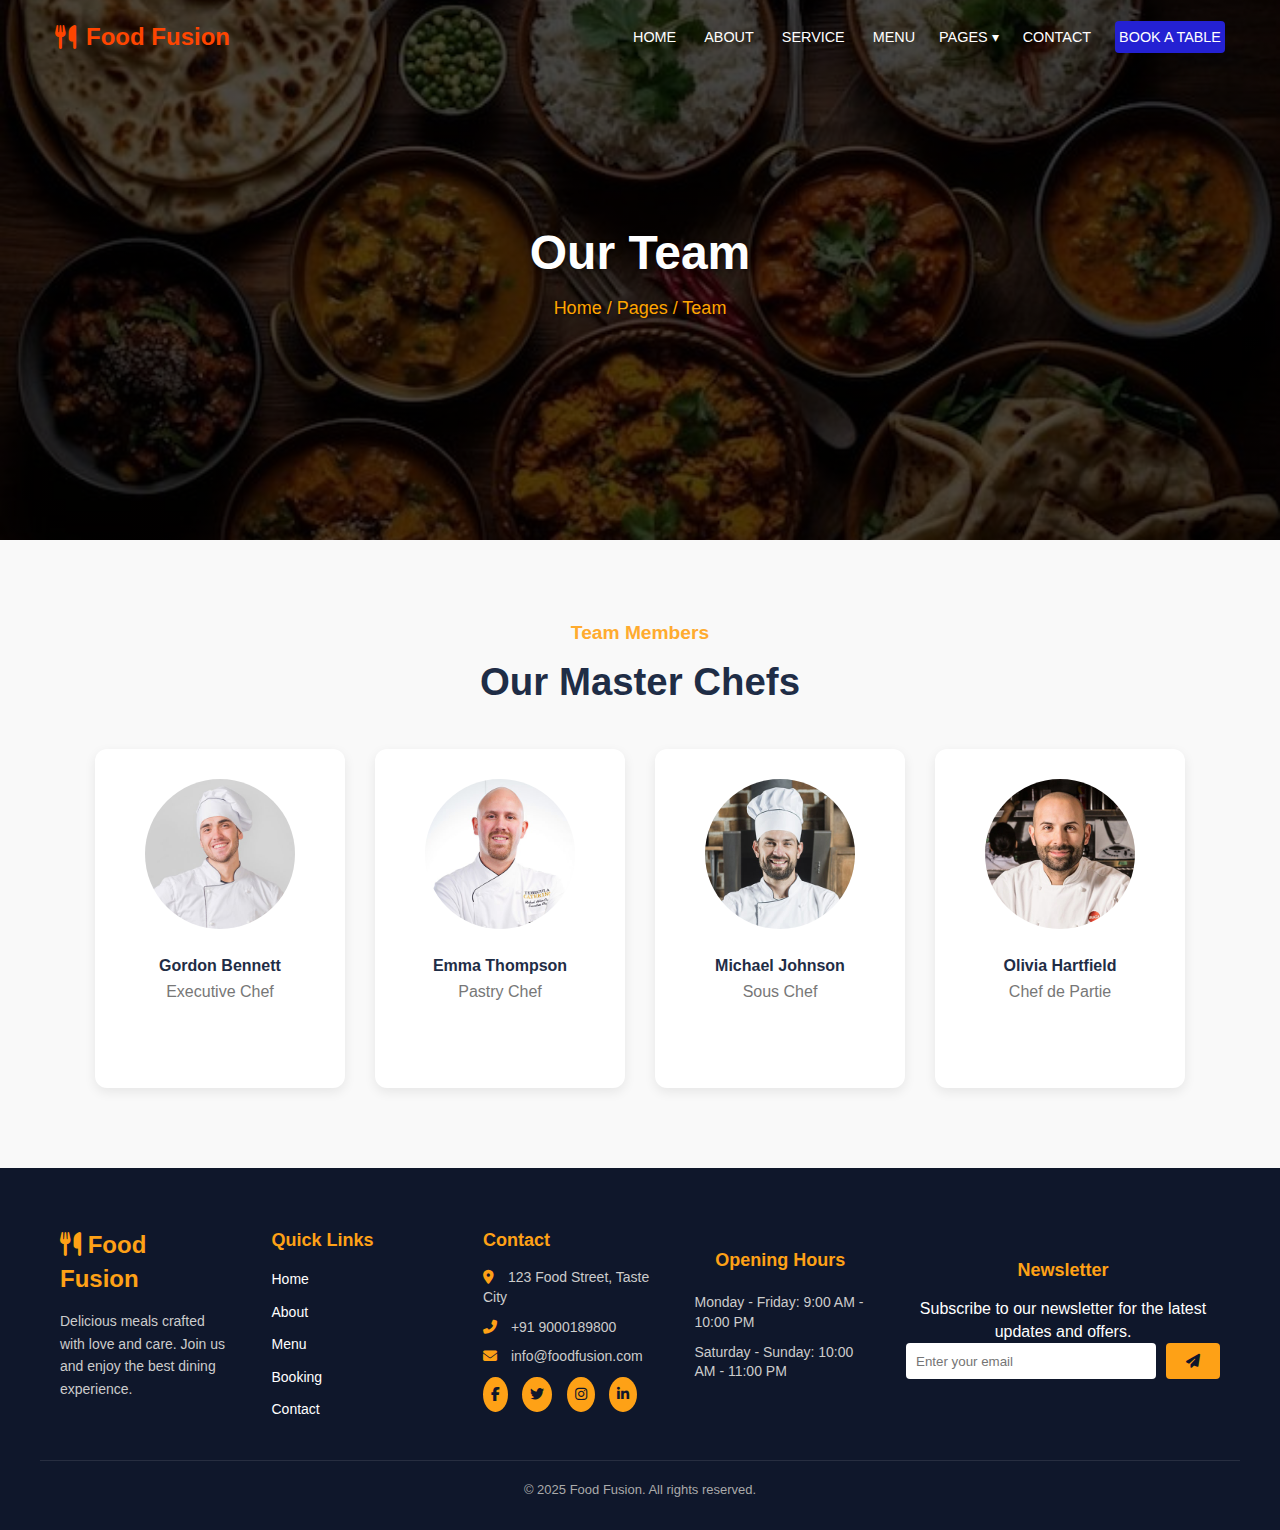
<file: ourteam.html>
<!DOCTYPE html>
<html lang="en">

<head>
  <meta charset="UTF-8">
  <meta name="viewport" content="width=device-width, initial-scale=1.0">
  <title>Document</title>
  <link rel="stylesheet" href="https://cdnjs.cloudflare.com/ajax/libs/font-awesome/6.4.0/css/all.min.css">
  <link rel="stylesheet" href="style.css">
  <style>
    * {
      box-sizing: border-box;
      margin: 0;
      padding: 0;
      font-family: 'Segoe UI', Tahoma, Geneva, Verdana, sans-serif;

    }

    .navbar {
      background: linear-gradient(rgba(0, 0, 0, 0.70), rgba(0, 0, 0, 0.70)), url('food.jpg') no-repeat center center/cover;
      height: 60vh;
      position: relative;
      display: flex;
      align-items: flex-start;
      justify-content: center;
    }

    .nav-content {
      position: absolute;
      top: 0;
      width: 100%;
      padding: 20px 4.3%;
      display: flex;
      justify-content: space-between;
      align-items: center;
    }

    .logo {
      font-size: 24px;
      font-weight: bold;
      display: flex;
      align-items: center;
      gap: 10px;
    }

    .logo {
      color: orangered;
    }

    .dropdown {
      position: relative;
    }

    .dropdown-content {
      display: none;
      position: absolute;
      background-color: white;
      min-width: 150px;
      box-shadow: 0 8px 16px rgba(0, 0, 0, 0.2);
      z-index: 1;
    }

    .dropdown-content a {
      color: #333;
      padding: 10px 16px;
      text-decoration: none;
      display: block;
    }

    .dropdown:hover .dropdown-content {
      display: block;
    }

    .navbar-overlay {
      position: absolute;
      top: 50%;
      transform: translateY(-50%);
      text-align: center;
      width: 100%;
    }

    .navbar-overlay h1 {
      color: white;
      font-size: 48px;
      font-weight: bold;
      text-shadow: 2px 2px 5px rgba(0, 0, 0, 0.5);
    }

    .navbar-overlay p {
      color: orange;
      font-size: 18px;
      margin-top: 10px;
      text-shadow: 1px 1px 3px rgba(0, 0, 0, 0.5);
    }

    .navbar-overlay>p:hover {
      color: orangered;
    }
  </style>
</head>

<body>
  <nav class="navbar">
    <div class="nav-content">
      <div class="logo">
        <i class="fa-solid fa-utensils"></i>
        <span class="brand"> Food Fusion</span>
      </div>
      <div>
        <input type="checkbox" id="menu-toggle" class="menu-toggle">
        <label for="menu-toggle" class="hamburger">
          <i class="fas fa-bars"></i>
        </label>
        <div class="links">
          <a href="./index.html">HOME</a>
          <a href="./about.html">ABOUT</a>
          <a href="./service.html">SERVICE</a>
          <a href="./menu.html">MENU</a>
          <div class="dropdown">
            <button class="dropbtn">PAGES <span class="caret">▾</span></button>
            <div class="dropdown-content">
              <a href="./booking.html">Booking</a>
              <a href="./ourteam.html">Our Team</a>
              <a href="./testimonial.html">Testimonial</a>
            </div>
          </div>
          <a href="./contact.html">CONTACT</a>
          <a href="./booking.html" class="btn-cta">BOOK A TABLE</a>
        </div>
      </div>
    </div>
    <div class="navbar-overlay">
      <h1>Our Team</h1>
      <p>Home / Pages / Team</p>
    </div>
  </nav>
  <section class="chefs-section">
    <h5>Team Members</h5>
    <h2>Our Master Chefs</h2>

    <div class="chef-grid">
      <!-- Chef 1 -->
      <div class="chef-card">
        <img src="team-1.jpg" alt="Chef">
        <h4>Gordon Bennett</h4>
        <p>Executive Chef</p>
        <div class="social-icons">
          <a href="https://www.facebook.com" target="_blank"><i class="fab fa-facebook-f"></i></a>
          <a href="https://www.twitter.com" target="_blank"><i class="fab fa-twitter"></i></a>
          <a href="https://www.instagram.com" target="_blank"><i class="fab fa-instagram"></i></a>
        </div>
      </div>

      <!-- Chef 2 -->
      <div class="chef-card">
        <img src="team-2.jpg" alt="Chef">
        <h4>Emma Thompson</h4>
        <p>Pastry Chef</p>
        <div class="social-icons">
          <a href="https://www.facebook.com" target="_blank"><i class="fab fa-facebook-f"></i></a>
          <a href="https://www.twitter.com" target="_blank"><i class="fab fa-twitter"></i></a>
          <a href="https://www.instagram.com" target="_blank"><i class="fab fa-instagram"></i></a>
        </div>
      </div>

      <!-- Chef 3 -->
      <div class="chef-card">
        <img src="team-3.jpg" alt="Chef">
        <h4>Michael Johnson</h4>
        <p>Sous Chef</p>
        <div class="social-icons">
          <a href="https://www.facebook.com" target="_blank"><i class="fab fa-facebook-f"></i></a>
          <a href="https://www.twitter.com" target="_blank"><i class="fab fa-twitter"></i></a>
          <a href="https://www.instagram.com" target="_blank"><i class="fab fa-instagram"></i></a>
        </div>
      </div>

      <!-- Chef 4 -->
      <div class="chef-card">
        <img src="team-4.jpg" alt="Chef">
        <h4>Olivia Hartfield</h4>
        <p>Chef de Partie</p>
        <div class="social-icons">
          <a href="https://www.facebook.com" target="_blank"><i class="fab fa-facebook-f"></i></a>
          <a href="https://www.twitter.com" target="_blank"><i class="fab fa-twitter"></i></a>
          <a href="https://www.instagram.com" target="_blank"><i class="fab fa-instagram"></i></a>
        </div>
      </div>
    </div>
  </section>
  <footer class="footer">
    <div class="footer-container">
      <!-- About Section -->
      <div class="footer-about">
        <h2 class="footer-logo"><i class="fa-solid fa-utensils"></i> Food Fusion</h2>
        <p>Delicious meals crafted with love and care. Join us and enjoy the best dining experience.</p>
      </div>

      <!-- Text Link Buttons -->
      <div class="footer-links">
        <h3>Quick Links</h3>
        <ul class="footer-buttons">
          <li><a href="./index.html">Home</a></li>
          <li><a href="./about.html">About</a></li>
          <li><a href="./menu.html">Menu</a></li>
          <li><a href="./booking.html">Booking</a></li>
          <li><a href="./contact.html">Contact</a></li>
        </ul>
      </div>

      <!-- Contact Info -->
      <div class="footer-contact">
        <h3>Contact</h3>
        <p><i class="fa fa-map-marker-alt"></i> 123 Food Street, Taste City</p>
        <p><i class="fa fa-phone-alt"></i> +91 9000189800</p>
        <p><i class="fa fa-envelope"></i> info@foodfusion.com</p>
        <div class="footer-socials">
          <a href="https://www.facebook.com" target="_blank"><i class="fab fa-facebook-f"></i></a>
          <a href="https://www.twitter.com" target="_blank"><i class="fab fa-twitter"></i></a>
          <a href="https://www.instagram.com" target="_blank"><i class="fab fa-instagram"></i></a>
          <a href="https://www.linkedin.com" target="_blank"><i class="fab fa-linkedin-in"></i></a>
        </div>
      </div>
      <!-- Opening Hours -->
      <div class="footer-hours">
        <h3>Opening Hours</h3>
        <p>Monday - Friday: 9:00 AM - 10:00 PM</p>
        <p>Saturday - Sunday: 10:00 AM - 11:00 PM</p>
      </div>
      <!-- Newsletter Subscription -->
      <div class="footer-newsletter">
        <h3>Newsletter</h3>
        <p>Subscribe to our newsletter for the latest updates and offers.</p>
        <form action="#" method="post">
          <input type="email" placeholder="Enter your email" required>
          <button type="submit"><i class="fa fa-paper-plane"></i></button>
        </form>
      </div>
    </div>

    <div class="footer-bottom">
      <p>&copy; 2025 <span>Food Fusion</span>. All rights reserved.</p>
    </div>
  </footer>
</body>

</html>
</file>
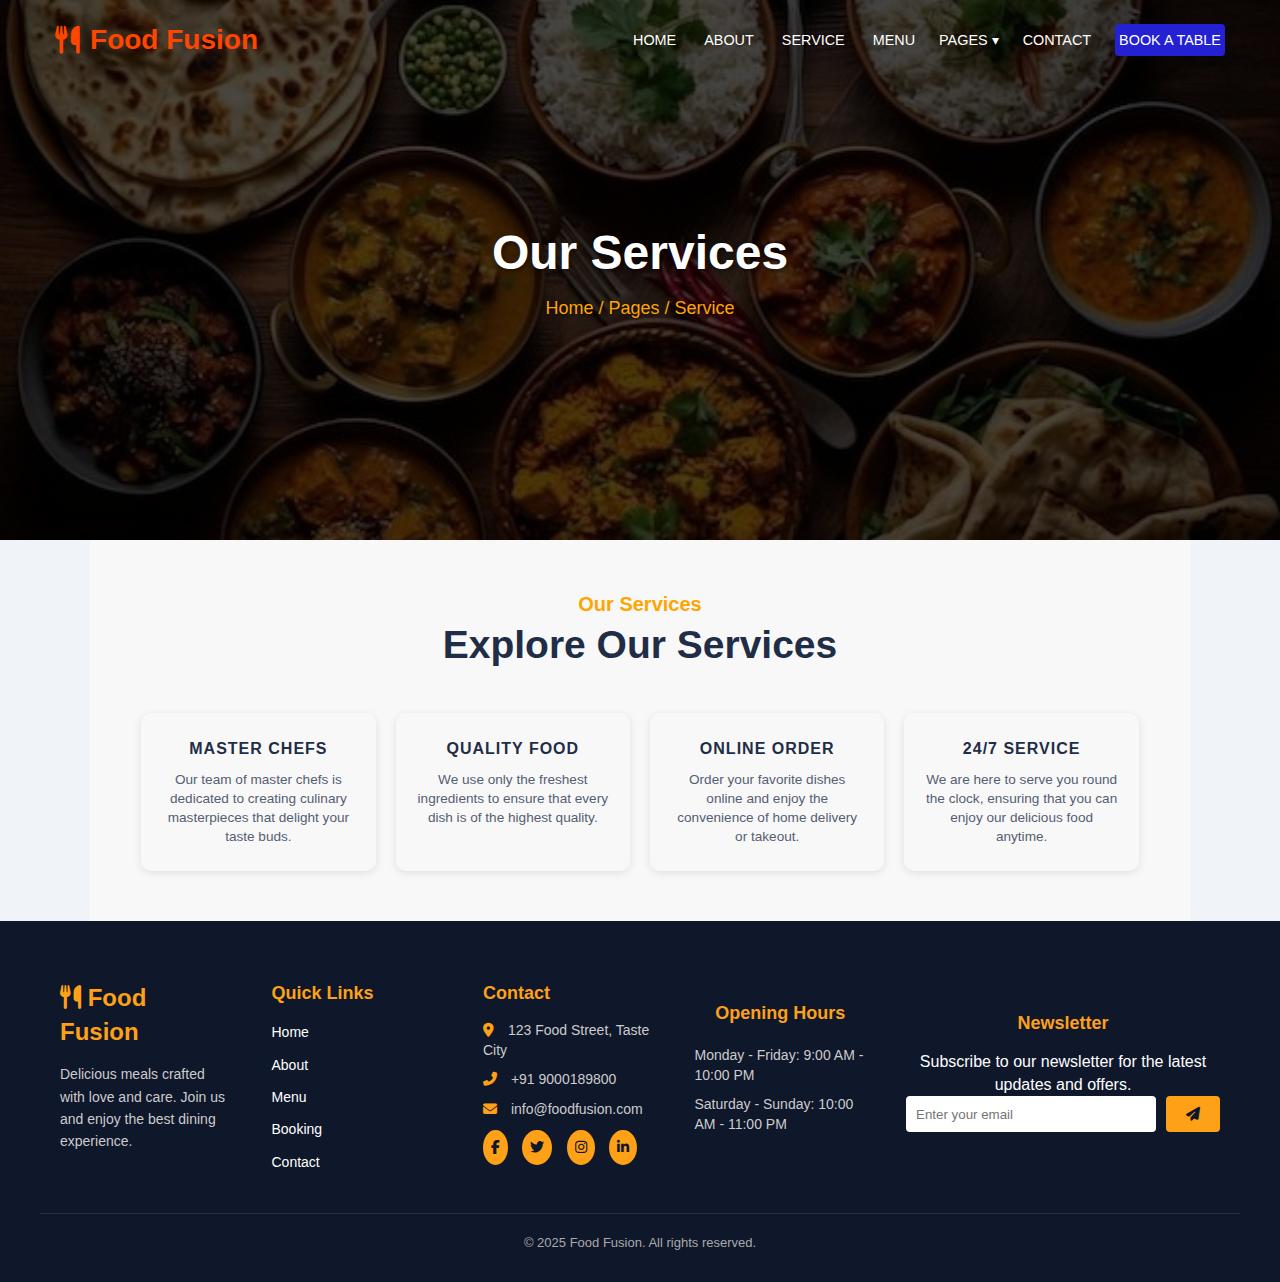
<file: service.html>
<!DOCTYPE html>
<html lang="en">

<head>
  <meta charset="UTF-8">
  <meta name="viewport" content="width=device-width, initial-scale=1.0">
  <title>Document</title>
  <link rel="stylesheet" href="https://cdnjs.cloudflare.com/ajax/libs/font-awesome/6.4.0/css/all.min.css">
  <link rel="stylesheet" href="./style.css">
  <style>
    * {
      box-sizing: border-box;
      margin: 0;
      padding: 0;
      font-family: 'Segoe UI', Tahoma, Geneva, Verdana, sans-serif;

    }

    .navbar {
      background: linear-gradient(rgba(0, 0, 0, 0.70), rgba(0, 0, 0, 0.70)), url('food.jpg') no-repeat center center/cover;
      height: 60vh;
      position: relative;
      display: flex;
      align-items: flex-start;
      justify-content: center;
    }

    .nav-content {
      position: absolute;
      top: 0;
      width: 100%;
      padding: 20px 4.3%;
      display: flex;
      justify-content: space-between;
      align-items: center;
    }

    .logo {
      color: white;
      font-size: 24px;
      font-weight: bold;
      display: flex;
      align-items: center;
      gap: 10px;
    }

    .logo {
      color: orangered;
      font-size: 28px;
    }

    .dropdown {
      position: relative;
    }

    .dropdown-content {
      display: none;
      position: absolute;
      background-color: white;
      min-width: 150px;
      box-shadow: 0 8px 16px rgba(0, 0, 0, 0.2);
      z-index: 1;
    }

    .dropdown-content a {
      color: #333;
      padding: 10px 16px;
      text-decoration: none;
      display: block;
    }

    .dropdown:hover .dropdown-content {
      display: block;
    }

    .navbar-overlay {
      position: absolute;
      top: 50%;
      transform: translateY(-50%);
      text-align: center;
      width: 100%;
    }

    .navbar-overlay h1 {
      color: white;
      font-size: 48px;
      font-weight: bold;
      text-shadow: 2px 2px 5px rgba(0, 0, 0, 0.5);
    }

    .navbar-overlay p {
      color: orange;
      font-size: 18px;
      margin-top: 10px;
      text-shadow: 1px 1px 3px rgba(0, 0, 0, 0.5);
    }

    .navbar-overlay>p:hover {
      color: orangered;
    }

    .features {
      padding: 50px 4%;
      text-align: center;
      background-color: #f8f8f8;
    }

    .features .oursevices {
      font-size: 20px;
      font-weight: bold;
      color: orange;
    }

    .features .Explore {
      font-size: 39px;
      margin-bottom: 40px;
      font-weight: 700;


    }
  </style>
</head>

<body>
  <nav class="navbar">
    <div class="nav-content">
      <div class="logo">
        <i class="fa-solid fa-utensils"></i>
        <span class="brand"> Food Fusion</span>
      </div>
      <div><input type="checkbox" id="menu-toggle" class="menu-toggle">
        <label for="menu-toggle" class="hamburger">
          <i class="fas fa-bars"></i>
        </label>
        <div class="links">
          <a href="./index.html">HOME</a>
          <a href="./about.html">ABOUT</a>
          <a href="./service.html">SERVICE</a>
          <a href="./menu.html">MENU</a>
          <div class="dropdown">
            <button class="dropbtn">PAGES <span class="caret">▾</span></button>
            <div class="dropdown-content">
              <a href="./booking.html">Booking</a>
              <a href="./ourteam.html">Our Team</a>
              <a href="./testimonial.html">Testimonial</a>
            </div>
          </div>
          <a href="./contact.html">CONTACT</a>
          <a href="./booking.html" class="btn-cta">BOOK A TABLE</a>
        </div>
      </div>
    </div>
    <div class="navbar-overlay">
      <h1>Our Services</h1>
      <p>Home / Pages / Service</p>
    </div>
  </nav>
  <section class="features">
    <div class="oursevices">Our Services</div>
    <div class="Explore">Explore Our Services</div>
    <div class="feature-cards">
      <div class="card">
        <h5>Master Chefs</h5>
        <p>Our team of master chefs is dedicated to creating culinary masterpieces that delight your taste buds.</p> 
      </div>
      <div class="card">
        <h5>Quality Food</h5>
        <p>We use only the freshest ingredients to ensure that every dish is of the highest quality.</p>
      </div>
      <div class="card">
        <h5>Online Order</h5>
        <p>Order your favorite dishes online and enjoy the convenience of home delivery or takeout.</p>
      </div>
      <div class="card">
        <h5>24/7 Service</h5>
        <p>We are here to serve you round the clock, ensuring that you can enjoy our delicious food anytime.</p>
      </div>
    </div>
  </section>
  <footer class="footer">
    <div class="footer-container">
      <!-- About Section -->
      <div class="footer-about">
        <h2 class="footer-logo"><i class="fa-solid fa-utensils"></i> Food Fusion</h2>
        <p>Delicious meals crafted with love and care. Join us and enjoy the best dining experience.</p>
      </div>

      <!-- Text Link Buttons -->
      <div class="footer-links">
        <h3>Quick Links</h3>
        <ul class="footer-buttons">
          <li><a href="./index.html">Home</a></li>
          <li><a href="./about.html">About</a></li>
          <li><a href="./menu.html">Menu</a></li>
          <li><a href="./booking.html">Booking</a></li>
          <li><a href="./contact.html">Contact</a></li>
        </ul>
      </div>

      <!-- Contact Info -->
      <div class="footer-contact">
        <h3>Contact</h3>
        <p><i class="fa fa-map-marker-alt"></i> 123 Food Street, Taste City</p>
        <p><i class="fa fa-phone-alt"></i> +91 9000189800</p>
        <p><i class="fa fa-envelope"></i> info@foodfusion.com</p>
        <div class="footer-socials">
          <a href="https://www.facebook.com" target="_blank"><i class="fab fa-facebook-f"></i></a>
          <a href="https://www.twitter.com" target="_blank"><i class="fab fa-twitter"></i></a>
          <a href="https://www.instagram.com" target="_blank"><i class="fab fa-instagram"></i></a>
          <a href="https://www.linkedin.com" target="_blank"><i class="fab fa-linkedin-in"></i></a>
        </div>
      </div>
      <!-- Opening Hours -->
      <div class="footer-hours">
        <h3>Opening Hours</h3>
        <p>Monday - Friday: 9:00 AM - 10:00 PM</p>
        <p>Saturday - Sunday: 10:00 AM - 11:00 PM</p>
      </div>
      <!-- Newsletter Subscription -->
      <div class="footer-newsletter">
        <h3>Newsletter</h3>
        <p>Subscribe to our newsletter for the latest updates and offers.</p>
        <form action="#" method="post">
          <input type="email" placeholder="Enter your email" required>
          <button type="submit"><i class="fa fa-paper-plane"></i></button>
        </form>
      </div>
    </div>

    <div class="footer-bottom">
      <p>&copy; 2025 <span>Food Fusion</span>. All rights reserved.</p>
    </div>
  </footer>
</body>

</html>
</file>
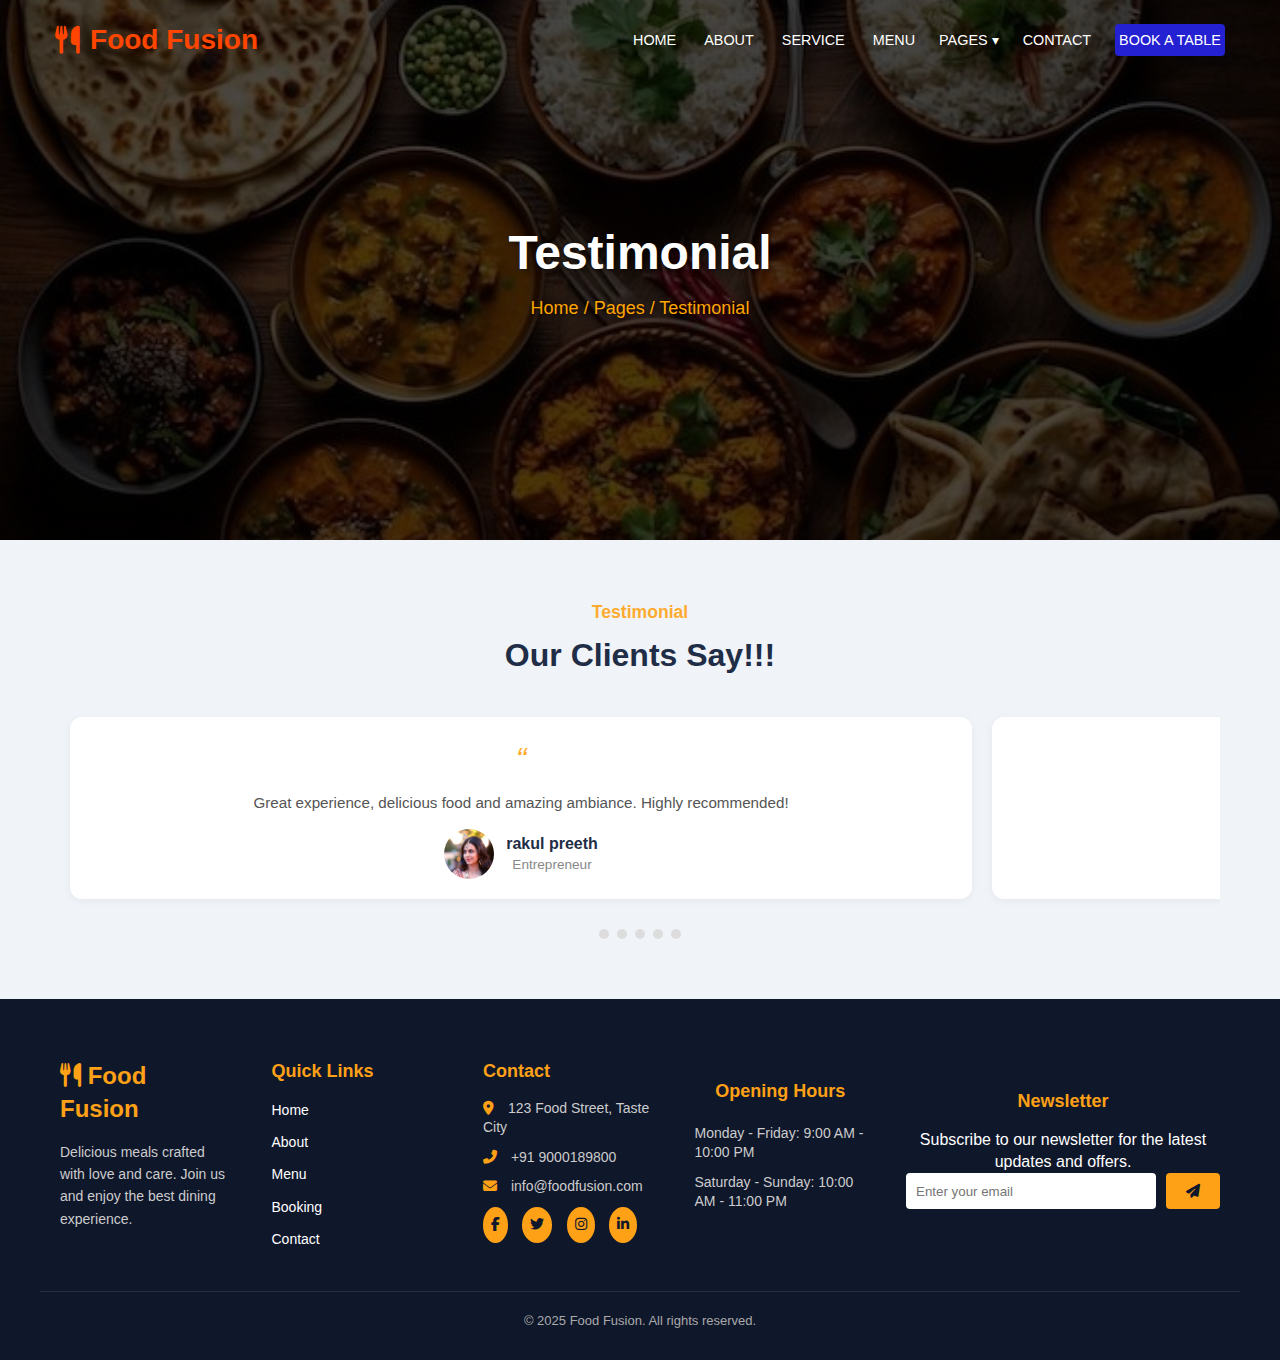
<file: testimonial.html>
<!DOCTYPE html>
<html lang="en">

<head>
  <meta charset="UTF-8">
  <meta name="viewport" content="width=device-width, initial-scale=1.0">
  <title>Document</title>
  <link rel="stylesheet" href="https://cdnjs.cloudflare.com/ajax/libs/font-awesome/6.4.0/css/all.min.css">
  <link rel="stylesheet" href="style.css">
  <style>
    * {
      box-sizing: border-box;
      margin: 0;
      padding: 0;
      font-family: 'Segoe UI', Tahoma, Geneva, Verdana, sans-serif;

    }

    .navbar {
      background: linear-gradient(rgba(0, 0, 0, 0.70), rgba(0, 0, 0, 0.70)), url('food.jpg') no-repeat center center/cover;
      height: 60vh;
      position: relative;
      display: flex;
      align-items: flex-start;
      justify-content: center;
    }

    .nav-content {
      position: absolute;
      top: 0;
      width: 100%;
      padding: 20px 4.3%;
      display: flex;
      justify-content: space-between;
      align-items: center;
    }

    .logo {
      color: white;
      font-size: 24px;
      font-weight: bold;
      display: flex;
      align-items: center;
      gap: 10px;
    }

    .logo {
      color: orangered;
      font-size: 28px;
    }

    .dropdown {
      position: relative;
    }

    .dropdown-content {
      display: none;
      position: absolute;
      background-color: white;
      min-width: 150px;
      box-shadow: 0 8px 16px rgba(0, 0, 0, 0.2);
      z-index: 1;
    }

    .dropdown-content a {
      color: #333;
      padding: 10px 16px;
      text-decoration: none;
      display: block;
    }

    .dropdown:hover .dropdown-content {
      display: block;
    }

    .navbar-overlay {
      position: absolute;
      top: 50%;
      transform: translateY(-50%);
      text-align: center;
      width: 100%;
    }

    .navbar-overlay h1 {
      color: white;
      font-size: 48px;
      font-weight: bold;
      text-shadow: 2px 2px 5px rgba(0, 0, 0, 0.5);
    }

    .navbar-overlay p {
      color: orange;
      font-size: 18px;
      margin-top: 10px;
      text-shadow: 1px 1px 3px rgba(0, 0, 0, 0.5);
    }

    .navbar-overlay>p:hover {
      color: orangered;
    }
  </style>
</head>

<body>
  <nav class="navbar">
    <div class="nav-content">
      <div class="logo">
        <i class="fa-solid fa-utensils"></i>
        <span class="brand"> Food Fusion</span>
      </div>
      <div>
        <input type="checkbox" id="menu-toggle" class="menu-toggle">
        <label for="menu-toggle" class="hamburger">
          <i class="fas fa-bars"></i>
        </label>
        <div class="links">
          <a href="./index.html">HOME</a>
          <a href="./about.html">ABOUT</a>
          <a href="./service.html">SERVICE</a>
          <a href="./menu.html">MENU</a>
          <div class="dropdown">
            <button class="dropbtn">PAGES <span class="caret">▾</span></button>
            <div class="dropdown-content">
              <a href="./booking.html">Booking</a>
              <a href="./ourteam.html">Our Team</a>
              <a href="./testimonial.html">Testimonial</a>
            </div>
          </div>
          <a href="./contact.html">CONTACT</a>
          <a href="./booking.html" class="btn-cta">BOOK A TABLE</a>
        </div>
      </div>
    </div>
    <div class="navbar-overlay">
      <h1>Testimonial</h1>
      <p>Home / Pages / Testimonial</p>
    </div>
  </nav>
  <section class="testimonial-section">
    <div class="testimonial-heading">
      <h4>Testimonial</h4>
      <h2>Our Clients Say!!!</h2>
    </div>

    <div class="testimonial-wrapper">
      <div class="testimonial-slider">
        <div class="testimonial-card">
          <p><i class="quote">“</i> Great experience, delicious food and amazing ambiance. Highly recommended!</p>
          <div class="client">
            <img src="icon1.jpg" alt="Client 1">
            <div>
              <h3>rakul preeth</h3>
              <p>Entrepreneur</p>
            </div>
          </div>
        </div>
        <div class="testimonial-card">
          <p><i class="quote">“</i> Absolutely loved the desserts. Service was top-notch too!</p>
          <div class="client">
            <img src="icon2.webp" alt="Client 2">
            <div>
              <h3>Allu Arjun</h3>
              <p>Designer</p>
            </div>
          </div>
        </div>
        <div class="testimonial-card">
          <p><i class="quote">“</i> The pasta was fresh and delicious. Will definitely come again.</p>
          <div class="client">
            <img src="icon3.jpg" alt="Client 3">
            <div>
              <h3>Ram Charan</h3>
              <p>Photographer</p>
            </div>
          </div>
        </div>
        <div class="testimonial-card">
          <p><i class="quote">“</i> A perfect place for a family dinner. Cozy and classy.</p>
          <div class="client">
            <img src="icon4.jpg" alt="Client 4">
            <div>
              <h3>pooja</h3>
              <p>Teacher</p>
            </div>
          </div>
        </div>
        <div class="testimonial-card">
          <p><i class="quote">“</i> Mouthwatering dishes and quick service. Kudos to the chefs!</p>
          <div class="client">
            <img src="icon5.jpg" alt="Client 5">
            <div>
              <h3>Roshan</h3>
              <p>Developer</p>
            </div>
          </div>
        </div>
        <!-- Cloned for loop effect -->
        <div class="testimonial-card">
          <p><i class="quote">“</i> Great experience, delicious food and amazing ambiance. Highly recommended!</p>
          <div class="client">
            <img src="icon1.jpg" alt="Client 1">
            <div>
              <h3>rakul</h3>
              <p>Entrepreneur</p>
            </div>
          </div>
        </div>
        <div class="testimonial-card">
          <p><i class="quote">“</i> Absolutely loved the desserts. Service was top-notch too!</p>
          <div class="client">
            <img src="icon2.webp" alt="Client 2">
            <div>
              <h3>Allu Arjun</h3>
              <p>Designer</p>
            </div>
          </div>
        </div>
      </div>
    </div>

    <div class="testimonial-dots">
      <span></span><span></span><span></span><span></span><span></span>
    </div>
  </section>
  <footer class="footer">
    <div class="footer-container">
      <!-- About Section -->
      <div class="footer-about">
        <h2 class="footer-logo"><i class="fa-solid fa-utensils"></i> Food Fusion</h2>
        <p>Delicious meals crafted with love and care. Join us and enjoy the best dining experience.</p>
      </div>

      <!-- Text Link Buttons -->
      <div class="footer-links">
        <h3>Quick Links</h3>
        <ul class="footer-buttons">
          <li><a href="./index.html">Home</a></li>
          <li><a href="./about.html">About</a></li>
          <li><a href="./menu.html">Menu</a></li>
          <li><a href="./booking.html">Booking</a></li>
          <li><a href="./contact.html">Contact</a></li>
        </ul>
      </div>

      <!-- Contact Info -->
      <div class="footer-contact">
        <h3>Contact</h3>
        <p><i class="fa fa-map-marker-alt"></i> 123 Food Street, Taste City</p>
        <p><i class="fa fa-phone-alt"></i> +91 9000189800</p>
        <p><i class="fa fa-envelope"></i> info@foodfusion.com</p>
        <div class="footer-socials">
          <a href="https://www.facebook.com" target="_blank"><i class="fab fa-facebook-f"></i></a>
          <a href="https://www.twitter.com" target="_blank"><i class="fab fa-twitter"></i></a>
          <a href="https://www.instagram.com" target="_blank"><i class="fab fa-instagram"></i></a>
          <a href="https://www.linkedin.com" target="_blank"><i class="fab fa-linkedin-in"></i></a>
        </div>
      </div>
      <!-- Opening Hours -->
      <div class="footer-hours">
        <h3>Opening Hours</h3>
        <p>Monday - Friday: 9:00 AM - 10:00 PM</p>
        <p>Saturday - Sunday: 10:00 AM - 11:00 PM</p>
      </div>
      <!-- Newsletter Subscription -->
      <div class="footer-newsletter">
        <h3>Newsletter</h3>
        <p>Subscribe to our newsletter for the latest updates and offers.</p>
        <form action="#" method="post">
          <input type="email" placeholder="Enter your email" required>
          <button type="submit"><i class="fa fa-paper-plane"></i></button>
        </form>
      </div>
    </div>

    <div class="footer-bottom">
      <p>&copy; 2025 <span>Food Fusion</span>. All rights reserved.</p>
    </div>
  </footer>
</body>

</html>
</file>
<file: style.css>
/* Reset & base */
* {
  box-sizing: border-box;
  margin: 0;
  padding: 0;
}

body {
  font-family: 'Poppins', sans-serif;
  background: #f0f4f9;
  color: #1f2d46;
  line-height: 1.4;
}

a {
  text-decoration: none;
}

/* Navbar */
.navbar {
  display: flex;
  justify-content: space-between;
  align-items: center;
  padding: 15px 5%;
  background: #202e43;
  position: sticky;
  top: 0;
  z-index: 1000;
}

.logo {
  display: flex;
  align-items: center;
  gap: 10px;
  font-size: 24px;
  font-weight: bold;
  color: orangered;
}

.menu-toggle {
  display: none;
}

.hamburger {
  display: none;
  font-size: 1.8rem;
  color: #fff;
  cursor: pointer;
  z-index: 1001;
}

.links {
  display: flex;
  align-items: center;
  gap: 20px;
}

.links a {
  font-weight: 500;
  font-size: 0.9rem;
  color: #ffffff;
  padding: 6px 4px;
  transition: color .2s;
  text-decoration: none;
}

.links a:hover {
  color: #ffab2f;
}

.btn-cta {
  background-color: #2421d3;
  padding: 10px 20px;
  font-weight: 600;
  color: white;
  text-decoration: none;
  border-radius: 4px;
}

.dropdown {
  position: relative;
  transition: all 2s ease-in-out;
}

.dropbtn {
  background: transparent;
  border: none;
  font: inherit;
  cursor: pointer;
  font-weight: 500;
  font-size: 0.9rem;
  color: #ffffff;
  display: block;
  align-items: center;
  gap: 4px;
 
}

.dropdown-content {
  display: none;
  position: absolute;
  background: #fff;
  min-width: 160px;
  box-shadow: 0 8px 20px rgba(0, 0, 0, 0.1);
  border-radius: 6px;
  overflow: hidden;
  top: 34px;
  transition: all 0.3s ease;
}

.dropdown-content a {
  color: #1f2d46;
  padding: 12px 18px;
  display: block;
}

.dropdown-content a:hover {
  background: #f5f9ff;
}

.dropdown:hover .dropdown-content {
  display: block;
}

/* Mobile Menu */
@media (max-width: 768px) {
  .hamburger {
    display: block;
  }

  .links {
    display: none;
    flex-direction: column;
    position: absolute;
    top: 70px;
    left: 0;
    right: 0;
    background: #202e43;
    padding: 20px;
    gap: 15px;
    z-index: 999;
  }

  .menu-toggle:checked~.links {
    display: flex;
  }

  .dropdown-content {
    position: static;
    box-shadow: none;
    background: #2e3d57;
    border-radius: 0;
    display: none;
  }

  .dropdown:hover .dropdown-content {
    display: none;
  }

  .dropdown input {
    display: none;
  }

  .dropdown label {
    color: white;
    padding: 10px 20px;
    display: block;
    cursor: pointer;
  }

  .dropdown input:checked~.dropdown-content {
    display: block;
  }
}

/* Hero */
.hero {
  position: relative;
  padding: 100px 60px;
  background: linear-gradient(rgba(0, 0, 0, 0.70), rgba(0, 0, 0, 0.70)), url('Cook.jpeg');
  background-size: cover;
  background-repeat: no-repeat;
  background-position: center;
  overflow: hidden;
}

.hero-inner {
  max-width: 1200px;
  margin: 0 auto;
  display: flex;
  gap: 40px;
  align-items: center;
  flex-wrap: wrap;
}

.text-block {
  flex: 1 1 500px;
  max-width: 600px;
}

.text-block h1 {
  font-size: 3rem;
  line-height: 1.1;
  margin-bottom: 20px;
  font-weight: 700;
  color: #ff6f00;
}

.text-block p {
  font-size: 1rem;
  line-height: 1.6;
  margin-bottom: 30px;
  color: #ffffff;
}

.hero-btn {
  display: inline-block;
  background: #ffab2f;
  padding: 14px 28px;
  border-radius: 6px;
  font-weight: 600;
  text-decoration: none;
  color: #1f2d46;
  letter-spacing: 0.5px;
  transition: filter .2s;
}

.hero-btn:hover {
  filter: brightness(1.05);
}

.image-block {
  flex: 1 1 400px;
  display: flex;
  justify-content: center;
  position: relative;
  background: none;
  padding: 0;
}

.image-block img {
  max-width: 100%;
  height: auto;
  display: block;
  border-radius: 12px;
  object-fit: cover;
  background: none;
  animation: flatRotate 20s linear infinite, pulseScale 10s ease-in-out infinite;
  will-change: transform;
  backface-visibility: hidden;
  transform-style: preserve-3d;
}

@keyframes flatRotate {
  from {
    transform: rotate(0deg) scale(1);
  }

  to {
    transform: rotate(360deg) scale(1);
  }
}

@keyframes pulseScale {

  0%,
  100% {
    transform: rotate(0deg) scale(1);
  }

  50% {
    transform: rotate(180deg) scale(1.02);
  }
}

.image-block img:hover {
  animation-play-state: paused;
}

/* About Section */
.about {
  padding: 80px 60px;
  background: #f5f9ff;
}

.about-inner {
  max-width: 1200px;
  margin: 0 auto;
  display: flex;
  gap: 60px;
  flex-wrap: wrap;
  align-items: flex-start;
}

.images-grid {
  display: grid;
  gap: 16px;
  flex: 1 1 450px;
  min-width: 300px;
  height: 420px;
  grid-template-columns: repeat(2, 1fr);
}

.img1,
.img2,
.img3,
.img4 {
  grid-row: span 2;


}

.img-wrap {
  overflow: hidden;
  border-radius: 12px;
  position: relative;
  background: #fff;
  height: 100%;
}

.img-wrap img {
  width: 100%;
  height: 100%;
  object-fit: cover;
  transition: transform .5s ease;
}

.img-wrap img:hover {
  transform: scale(1.05);
}


.about-text {
  flex: 1 1 500px;
  min-width: 300px;
}

.subtitle {
  display: flex;
  align-items: center;
  gap: 10px;
  font-size: 0.9rem;
  font-weight: 500;
  color: #ffab2f;
  margin-bottom: 8px;
}

.subtitle .line {
  flex: 1;
  height: 2px;
  background: #ffab2f;
  max-width: 60px;
}

h2 {
  font-size: 2.5rem;
  margin-bottom: 18px;
  font-weight: 700;
  color: #1f2d46;
}

.highlight {
  color: #1f2d46;
}

.highlight i {
  margin: 0 6px;
  color: #ffab2f;
}

.about-text p {
  margin-bottom: 16px;
  font-size: 0.95rem;
  color: #555e72;
}

/* Features row */
.features {
  padding: 60px 20px;
  max-width: 1100px;
  margin: 0 auto;
}

.feature-cards {
  display: flex;
  gap: 20px;
  flex-wrap: wrap;
  justify-content: center;
  align-items: stretch;
  margin-top: 30px;
}

.card {
  background: rgba(255, 255, 255, 0.05);
  flex: 1 1 220px;
  padding: 25px 20px;
  border-radius: 10px;
  text-align: center;
  min-width: 180px;
  box-shadow: 0 2px 8px rgba(0, 0, 0, 0.1);
  transition: transform .3s, box-shadow .3s;
}

.card:hover {
  transform: translateY(-5px);
  box-shadow: 0 4px 16px rgba(0, 0, 0, 0.15);
  cursor: pointer;
  background-color: orange;
}

.card i {
  font-size: 2.5rem;
  color: #ffab2f;
  margin-bottom: 15px;
}

.card h5 {
  margin-bottom: 10px;
  font-size: 1rem;
  text-transform: uppercase;
  letter-spacing: 1px;
  color: #1f2d46;
}

.card p {
  font-size: 0.85rem;
  line-height: 1.4;
  color: #555e72;
}

/* Stats */
.stats {
  display: flex;
  gap: 60px;
  margin: 30px 0 20px;
  flex-wrap: wrap;
}

.stat {
  display: flex;
  align-items: center;
  gap: 18px;
}

.number {
  font-size: 2.5rem;
  font-weight: 700;
  color: #ffab2f;
  position: relative;
}

.info {
  display: flex;
  flex-direction: column;
}

.label {
  font-size: 0.9rem;
  color: #555e72;
  text-transform: uppercase;
  letter-spacing: 1px;
}

.title {
  font-size: 1rem;
  font-weight: 700;
  color: #1f2d46;
  text-transform: uppercase;
  margin-top: 2px;
}

.read-more {
  display: inline-block;
  background: #ffab2f;
  padding: 14px 28px;
  border-radius: 6px;
  font-weight: 600;
  text-decoration: none;
  color: #1f2d46;
  letter-spacing: 0.5px;
  transition: filter .2s;
  margin-top: 10px;
}

.read-more:hover {
  filter: brightness(1.05);
}

.stat-card {
  display: flex;
  align-items: center;
  gap: 18px;
  padding-left: 20px;
  border-left: 5px solid #ffab2f;
}

.menu-section {
  padding: 80px 60px;
  background: #fff;
}

.menu-container {
  max-width: 1200px;
  margin: 0 auto;
}

.menu-heading h5 {
  text-align: center;
  color: #ffab2f;
  font-size: 1.2rem;
  font-weight: 600;
  margin-bottom: 8px;
}

.menu-heading h2 {
  text-align: center;
  font-size: 2.4rem;
  margin-bottom: 20px;
  font-weight: 700;
  color: #1f2d46;
}

.menu-tabs {
  display: flex;
  justify-content: center;
  gap: 30px;
  margin-bottom: 40px;
  flex-wrap: wrap;
}

.menu-tabs a {
  cursor: pointer;
  font-size: 1rem;
  color: #1f2d46;
  padding-bottom: 4px;
  border-bottom: 2px solid transparent;
  transition: all 0.3s ease;
}

.menu-tabs span i {
  margin-right: 6px;
  color: #ffab2f;
}

.menu-tabs a.active {
  color: #ffab2f;
  border-color: #ffab2f;
}

.menu-grid {
  display: grid;
  grid-template-columns: 1fr 1fr;
  gap: 30px 40px;
  cursor: pointer;
}

.menu-grid .menu-item:hover {
  transform: translateY(-5px);
  box-shadow: 0 4px 16px rgba(0, 0, 0, 0.1);
}

.menu-item {
  display: flex;
  align-items: center;
  justify-content: space-between;
  background: #f9f9f9;
  padding: 16px 20px;
  border-radius: 10px;
  box-shadow: 0 2px 8px rgba(0, 0, 0, 0.05);
}

.menu-item img {
  width: 80px;
  height: 80px;
  object-fit: cover;
  border-radius: 8px;
  margin-right: 20px;
}

.menu-content {
  flex: 1;
}

.menu-content h4 {
  margin: 0;
  font-size: 1.1rem;
  font-weight: 600;
  color: #1f2d46;
}

.menu-content p {
  font-size: 0.85rem;
  color: #777;
  margin-top: 4px;
}

.price {
  color: #ffab2f;
  font-weight: 700;
  font-size: 1.2rem;
  margin-left: 10px;
}

.menu-heading h5 i,
.menu-heading h2 i {
  color: #ffab2f;
  margin-right: 8px;
}

.menu-content h4 i {
  color: #ffab2f;
  margin-right: 6px;
}

.menu-tabs i {
  margin-right: 5px;
  color: #ffab2f;
}

html {
  scroll-behavior: smooth;
}




.reservation-section {
  padding: 80px 60px;
  background: #f0f4f9;
}

.reservation-container {
  display: flex;
  flex-wrap: wrap;
  background: #0b1320;
  border-radius: 12px;
  overflow: hidden;
}

.reservation-image {
  flex: 1 1 50%;
  position: relative;
}

.reservation-image img {
  width: 100%;
  height: 100%;
  object-fit: cover;
}

.video-play-btn {
  position: absolute;
  top: 50%;
  left: 50%;
  transform: translate(-50%, -50%);
  background: #ffab2f;
  color: #0b1320;
  width: 60px;
  height: 60px;
  border-radius: 50%;
  display: flex;
  justify-content: center;
  align-items: center;
  font-size: 1.4rem;
  cursor: pointer;
  box-shadow: 0 0 15px rgba(0, 0, 0, 0.2);
}

.reservation-form-box {
  flex: 1 1 50%;
  padding: 40px;
  background: #0b1320;
  color: #fff;
}

.reservation-subtitle {
  font-size: 1rem;
  color: #ffab2f;
  font-weight: 600;
  margin-bottom: 10px;
}

.reservation-title {
  font-size: 2rem;
  font-weight: 700;
  margin-bottom: 30px;
  color: #fff;
}

.reservation-form {
  display: flex;
  flex-wrap: wrap;
  gap: 20px;
}

.reservation-form input,
.reservation-form select,
.reservation-form textarea {
  width: calc(50% - 10px);
  padding: 10px;
  border: none;
  border-radius: 6px;
  background: #fff;
  color: #333;
  font-size: 0.95rem;
}

.reservation-form textarea {
  width: 100%;
  height: 100px;
  resize: none;
}

.reservation-form button {
  width: 100%;
  padding: 14px;
  background: #ffab2f;
  color: #0b1320;
  font-weight: 700;
  border: none;
  border-radius: 6px;
  cursor: pointer;
  transition: background 0.3s ease;
}

.reservation-form button:hover {
  background: #ff9a0d;
}

/* Testimonials */
.testimonial-section {
  padding: 60px 20px;
  text-align: center;
  max-width: 1200px;
  margin: auto;
}

.testimonial-heading h4 {
  color: #ffab2f;
  font-size: 1.1rem;
  margin-bottom: 8px;
}

.testimonial-heading h2 {
  font-size: 2rem;
  color: #1f2d46;
  font-weight: 700;
  margin-bottom: 30px;
}

.testimonial-wrapper {
  overflow: hidden;
}

.testimonial-slider {
  display: flex;
  width: calc(33.33% * 7);
  /* 7 cards */
  animation: slideTestimonials 18s linear infinite;
}

.testimonial-card {
  flex: 0 0 33.33%;
  padding: 20px;
  margin: 10px;
  box-sizing: border-box;
  background-color: #ffffff;
  border-radius: 12px;
  box-shadow: 0 2px 8px rgba(0, 0, 0, 0.05);
  transition: transform 0.3s;
}

.testimonial-card:hover {
  transform: scale(1.02);
}

.testimonial-card p {
  font-size: 0.95rem;
  color: #555;
  margin-bottom: 15px;
}

.quote {
  font-size: 2rem;
  color: #ffab2f;
  display: block;
  margin-bottom: 10px;
}

.client {
  display: flex;
  align-items: center;
  justify-content: center;
  gap: 12px;
}

.client img {
  width: 50px;
  height: 50px;
  border-radius: 50%;
  object-fit: cover;
}

.client h3 {
  margin: 0;
  font-size: 1rem;
  color: #1f2d46;
}

.client p {
  margin: 0;
  font-size: 0.85rem;
  color: #888;
}

@keyframes slideTestimonials {
  0% {
    transform: translateX(0);
  }

  25% {
    transform: translateX(-33.33%);
  }

  50% {
    transform: translateX(-66.66%);
  }

  75% {
    transform: translateX(-99.99%);
  }

  100% {
    transform: translateX(-133.33%);
  }
}

.testimonial-dots {
  display: flex;
  justify-content: center;
  margin-top: 20px;
  gap: 8px;
}

.testimonial-dots span {
  width: 10px;
  height: 10px;
  background: #ddd;
  border-radius: 50%;
  display: inline-block;
  animation: pulseDot 15s linear infinite;
}

.testimonial-dots span:nth-child(1) {
  animation-delay: 0s;
}

.testimonial-dots span:nth-child(2) {
  animation-delay: 3s;
}

.testimonial-dots span:nth-child(3) {
  animation-delay: 6s;
}

.testimonial-dots span:nth-child(4) {
  animation-delay: 9s;
}

.testimonial-dots span:nth-child(5) {
  animation-delay: 12s;
}

@keyframes pulseDot {

  0%,
  20% {
    background: #ffab2f;
    transform: scale(1.2);
  }

  21%,
  100% {
    background: #ddd;
    transform: scale(1);
  }
}

/* Footer */
.footer {
  background-color: #0f172b;
  color: #fff;
  padding: 60px 40px 30px;
  font-family: 'Poppins', sans-serif;
}

.footer-container {
  display: flex;
  flex-wrap: wrap;
  justify-content: space-between;
  gap: 40px;
  max-width: 1200px;
  margin: auto;
}

.footer-about,
.footer-links,
.footer-contact {
  flex: 1 1 300px;
}

.footer-logo {
  font-size: 24px;
  color: #fea116;
  margin-bottom: 15px;
}

.footer-about p {
  font-size: 14px;
  color: #ccc;
  line-height: 1.6;
}

/* Footer Buttons */
.footer {
  background-color: #0f172b;
  color: #fff;
  padding: 60px 40px 30px;
  font-family: 'Poppins', sans-serif;
}

.footer-container {
  display: grid;
  grid-template-columns: 1fr 1fr 1fr 1fr 1fr;
  gap: 40px;
  max-width: 1200px;
  margin: auto;
  padding: 0 20px;
  align-items: start;
  justify-content: space-between;
  flex-wrap: wrap;
  text-align: left;
}

.footer-about,
.footer-links,
.footer-contact {
  flex: 1 1 300px;
}

.footer-logo {
  font-size: 24px;
  color: #fea116;
  margin-bottom: 15px;
}

.footer-about p {
  font-size: 14px;
  color: #ccc;
  line-height: 1.6;
}

.footer-links h3,
.footer-contact h3 {
  color: #fea116;
  font-size: 18px;
  margin-bottom: 15px;
}

/* Text-Only Link Buttons */
.footer-buttons {
  list-style: none;
  padding: 0;
}

.footer-buttons li {
  margin-bottom: 10px;
}

.footer-buttons a {
  color: #fff;
  font-size: 14px;
  text-decoration: none;
  transition: 0.3s;
}

.footer-buttons a:hover {
  color: #fea116;
  text-decoration: underline;
}

.footer-contact p {
  font-size: 14px;
  margin-bottom: 10px;
  color: #ccc;
}

.footer-contact p i {
  color: #fea116;
  margin-right: 10px;
}

.footer-hours {
  display: flex;
  flex-direction: column;
  align-items: center;
  margin-top: 20px;
  gap: 10px;
}

.footer-hours h3 {
  color: #fea116;
  font-size: 18px;
  margin-bottom: 10px;
}

.footer-hours p {
  font-size: 14px;
  color: #ccc;
  margin: 0;
}

.footer-newsletter {
  margin-top: 30px;
  text-align: center;
}

.footer-newsletter h3 {
  color: #fea116;
  font-size: 18px;
  margin-bottom: 15px;
}

.footer-newsletter form {
  display: flex;
  justify-content: center;
  gap: 10px;
}

.footer-newsletter input[type="email"] {
  padding: 10px;
  border: none;
  border-radius: 4px;
  width: 250px;
}

.footer-newsletter button {
  padding: 10px 20px;
  background-color: #fea116;
  color: #0f172b;
  border: none;
  border-radius: 4px;
  cursor: pointer;
  font-size: 14px;
  transition: background-color 0.3s;
}

.footer-newsletter button:hover {
  background-color: #fff;
  color: #fea116;
}

.footer-socials a {
  display: inline-block;
  margin-right: 10px;
  background: #fea116;
  color: #0f172b;
  padding: 8px;
  border-radius: 50%;
  font-size: 14px;
  transition: 0.3s;
}

.footer-socials a:hover {
  background: #fff;
  color: #fea116;
}

.footer-bottom {
  text-align: center;
  border-top: 1px solid rgba(255, 255, 255, 0.1);
  padding-top: 20px;
  margin-top: 30px;
  font-size: 13px;
  color: #aaa;
}

.chefs-section {
  padding: 80px 60px;
  background: #f9f9f9;
  text-align: center;
}

.chefs-section h5 {
  color: #ffab2f;
  font-size: 1.2rem;
  font-weight: 600;
  margin-bottom: 8px;
}

.chefs-section h2 {
  font-size: 2.4rem;
  margin-bottom: 40px;
  font-weight: 700;
  color: #1f2d46;
}

.chef-grid {
  display: flex;
  gap: 30px;
  justify-content: center;
  flex-wrap: wrap;
}

.chef-card {
  background: #fff;
  border-radius: 12px;
  padding: 30px 20px;
  width: 250px;
  box-shadow: 0 4px 12px rgba(0, 0, 0, 0.08);
  text-align: center;
  position: relative;
  overflow: hidden;
  transition: transform 0.3s ease;
}

.chef-card img {
  width: 150px;
  height: 150px;
  object-fit: cover;
  border-radius: 50%;
  margin-bottom: 20px;
  transition: transform 0.3s ease;
}

.chef-card:hover img {
  transform: scale(1.08);
}

.chef-card h4 {
  margin-bottom: 4px;
  color: #1f2d46;
}

.chef-card p {
  margin-bottom: 16px;
  color: #777;
}

.social-icons {
  display: flex;
  justify-content: center;
  gap: 10px;
  opacity: 0;
  transform: translateY(20px);
  transition: opacity 0.3s ease, transform 0.3s ease;
}

.chef-card:hover .social-icons {
  opacity: 1;
  transform: translateY(0);
}

.social-icons a {
  color: #fff;
  background: #ffab2f;
  padding: 8px;
  border-radius: 50%;
  transition: background 0.3s ease;
}

.social-icons a:hover {
  background: #e6951e;
}

/* ====== Mobile First Responsive Breakpoints ====== */

/* Extra Small Devices: up to 400px */
@media (max-width: 400px) {

  /* About Section Images */
  .images-grid {
    grid-template-columns: 1fr;
    height: auto;
  }

  .img-wrap {
    height: 100%;
    max-height: 250px;
    margin-right: 25px;
  }

  .img-wrap img {
    width: 100%;
    height: auto;
  }

  /* Reservation Section */
  .reservation-form-box {
    padding: 20px;
  }

  .reservation-form input,
  .reservation-form select,
  .reservation-form textarea {
    width: 100%;
    margin-bottom: 10px;
  }

  .reservation-form button {
    width: 100%;
  }

  .reservation-image {
    height: 200px;
  }

  .reservation-image iframe {
    height: 100%;
  }

  /* Hero Text Scaling */
  .text-block h1 {
    font-size: 1.6rem;
  }

  .text-block p {
    font-size: 0.85rem;
  }
}

@media (max-width: 480px) {
  .images-grid {
    grid-template-columns: 1fr;
    gap: 15px;
    height: auto;
  }

  .img-wrap {
    height: 100%;
    max-height: 250px;
    margin-right: 25px;
  }

  .img-wrap img {
    width: 100%;
    height: auto;
    object-fit: cover;
  }
}

/* Small Devices: up to 576px */
@media (max-width: 576px) {

  /* Hero */
  .hero {
    padding: 40px 15px;
  }

  .text-block h1 {
    font-size: 2rem;
  }

  .text-block p {
    font-size: 0.9rem;
  }


  /* Menu Items Stacked */
  .menu-item {
    flex-direction: column;
    text-align: center;
  }

  .menu-item img {
    margin: 0 0 10px 0;
  }

  /* Reservation Form Single Column */
  .reservation-form input,
  .reservation-form select,
  .reservation-form textarea {
    width: 100%;
  }

  /* Chefs Card Full Width */
  .chef-card {
    width: 100%;
  }

  /* Buttons Full Width */
  .hero-btn,
  .btn-cta {
    width: 100%;
    text-align: center;
  }

  /* Stats stacked */
  .stats {
    flex-direction: column;
  }
}

/* Tablets & Small Laptops: up to 767px */
@media (max-width: 767px) {

  /* Hero */
  .hero {
    padding: 60px 20px;
  }

  .text-block h1 {
    font-size: 2rem;
  }

  /* Menu Grid to Single Column */
  .menu-grid {
    grid-template-columns: 1fr;
  }

  /* Testimonial Single Column */
  .testimonial-card {
    flex: 0 0 100%;
  }

  /* Footer Single Column */
  .footer-container {
    grid-template-columns: 1fr;
    gap: 20px;
    text-align: center;
  }

  /* Footer Form Responsive */
  .footer-hours,
  .footer-newsletter {
    margin-top: 20px;
  }

  .footer-newsletter form {
    flex-direction: column;
    align-items: center;
  }

  .footer-newsletter input[type="email"] {
    width: 100%;
    max-width: 300px;
    margin-bottom: 10px;
  }

  .footer-newsletter button {
    width: 100%;
    max-width: 300px;
  }

  .footer-socials {
    justify-content: center;
    margin-top: 15px;
  }

  .footer-links ul {
    display: flex;
    flex-direction: column;
    align-items: center;
    padding: 0;
  }
}

/* Medium Devices: 768px to 991px */
@media (min-width: 768px) and (max-width: 991px) {
  .footer-container {
    grid-template-columns: repeat(2, 1fr);
  }

  .footer-newsletter {
    grid-column: span 2;
  }
}

/* Tablets & Small Laptops: min 768px */
@media (min-width: 768px) {
  .navbar {
    flex-direction: row;
    padding: 20px 60px;
  }

  .logo {
    font-size: 24px;
  }

  .links {
    flex-direction: row;
    width: auto;
    gap: 20px;
  }

  .hero-inner {
    flex-direction: row;
    text-align: left;
  }

  .menu-grid {
    grid-template-columns: 1fr 1fr;
  }

  .testimonial-slider {
    flex-direction: row;
  }

  .testimonial-card {
    flex: 0 0 33.33%;
  }
}

/* Large Devices: min 992px */
@media (min-width: 992px) {
  .hero-inner {
    gap: 60px;
  }

  .images-grid {
    grid-template-columns: repeat(2, 1fr);
    height: 420px;
  }
}

/* XL Screens: min 1200px */
@media (min-width: 1200px) {

  .hero-inner,
  .about-inner,
  .menu-container {
    max-width: 1200px;
  }
}
</file>
